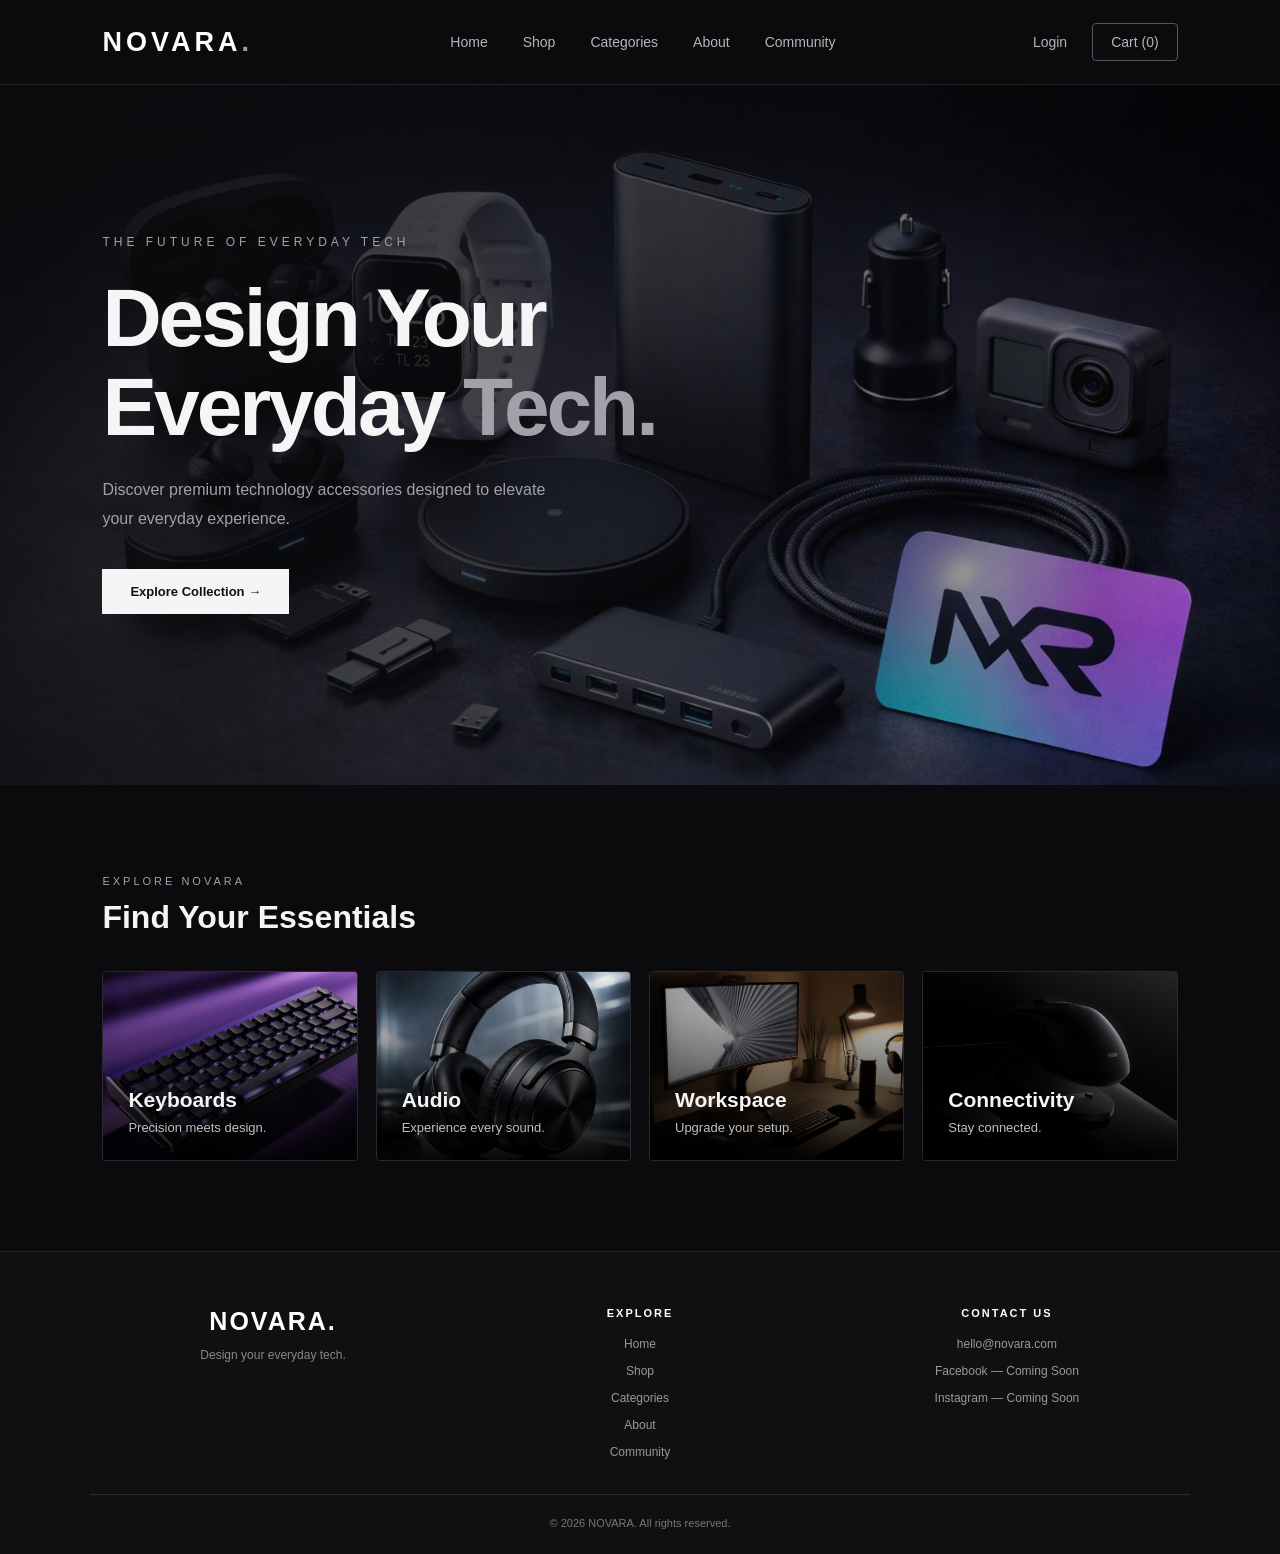
<file: index.html>
<!DOCTYPE html>
<html lang="en">

<head>
    <meta charset="UTF-8">
    <meta name="viewport" content="width=device-width, initial-scale=1.0">

    
  <title>NOVARA | Design Your Everyday Tech</title> <!-- SAMPLE TITLE ONLY PAPALITAN PA YAN -->

  <link rel="stylesheet" href="css/style.css">
</head>
<body>

    <!-- NAVIGATION BAR - Mga nasa taas na pwede pindutin  -->
    <header>
    
<nav class="navbar">

    <a href="index.html" class="logo">
        NOVARA<span>.</span>
    </a>

    <ul class="nav-links">
        <li><a href="index.html">Home</a></li>
        <li><a href="shop.html">Shop</a></li>
        <li><a href="categories.html">Categories</a></li>
        <li><a href="about.html">About</a></li>
        <li><a href="community.html">Community</a></li>
    </ul>

    <div class="nav-actions">
        <a href="login.html">Login</a>
        <a href="cart.html" class="cart">Cart (0)</a>
    </div>

</nav>

    </header>

    <!-- HERO SECTION -basta lalagyan dito ng picture -->
    <main>
        <section class="hero">

            <p class="hero-label">THE FUTURE OF EVERYDAY TECH</p>

            <h1>
                Design Your<br>
                Everyday <span>Tech.</span>
            </h1>

            <p class="hero-description">
                Discover premium technology accessories
                designed to elevate your everyday experience.
            </p>

            <a href="shop.html" class="shop-button">Explore Collection →</a>

        </section>

        <!-- FEATURED CATEGORIES -->
        <section class="categories">

            <div class="section-heading">
                <p>EXPLORE NOVARA</p>
                <h2>Find Your Essentials</h2>
            </div>

            <div class="category-grid">

                <div class="category-card">
                    <img src="images/keyboard.png" alt="Premium keyboard">
                    <div class="card-content">
                    <h3>Keyboards</h3>
                    <p>Precision meets design.</p>
                </div>
                </div>

                <div class="category-card">
                    <img src="images/Audio.png" alt="Premium headphones">
                    <div class="card-content">
                    <h3>Audio</h3>
                    <p>Experience every sound.</p>
                    </div>
                </div>

                <div class="category-card">
                    <img src="images/Workspace.png" alt="Premium workspace">
                    <div class="card-content">
                    <h3>Workspace</h3>
                    <p>Upgrade your setup.</p>
                    </div>
                </div>

                <div class="category-card">
                    <img src="images/Connectivity.png" alt="Tech accessories">
                    <div class="card-content">
                    <h3>Connectivity</h3>
                    <p>Stay connected.</p>
                    </div>
                </div>

            </div>
        </section>
    </main>

    <!-- FOOTER -->
    
    <footer class="site-footer">

        <div class="footer-brand">
            <a href="index.html" class="footer-logo">NOVARA.</a>
            <p>Design your everyday tech.</p>
        </div>
    
        <div class="footer-column">
            <h3>EXPLORE</h3>
            <a href="index.html">Home</a>
            <a href="shop.html">Shop</a>
            <a href="categories.html">Categories</a>
            <a href="about.html">About</a>
            <a href="community.html">Community</a>
        </div>
    
        <div class="footer-column">
            <h3>CONTACT US</h3>
            <a href="mailto:hello@novara.com">hello@novara.com</a>
            <a href="#">Facebook — Coming Soon</a>
            <a href="#">Instagram — Coming Soon</a>
        </div>
    
        <div class="footer-bottom">
            © 2026 NOVARA. All rights reserved.
        </div>
    
    </footer>

   

</body>
</html>
</file>
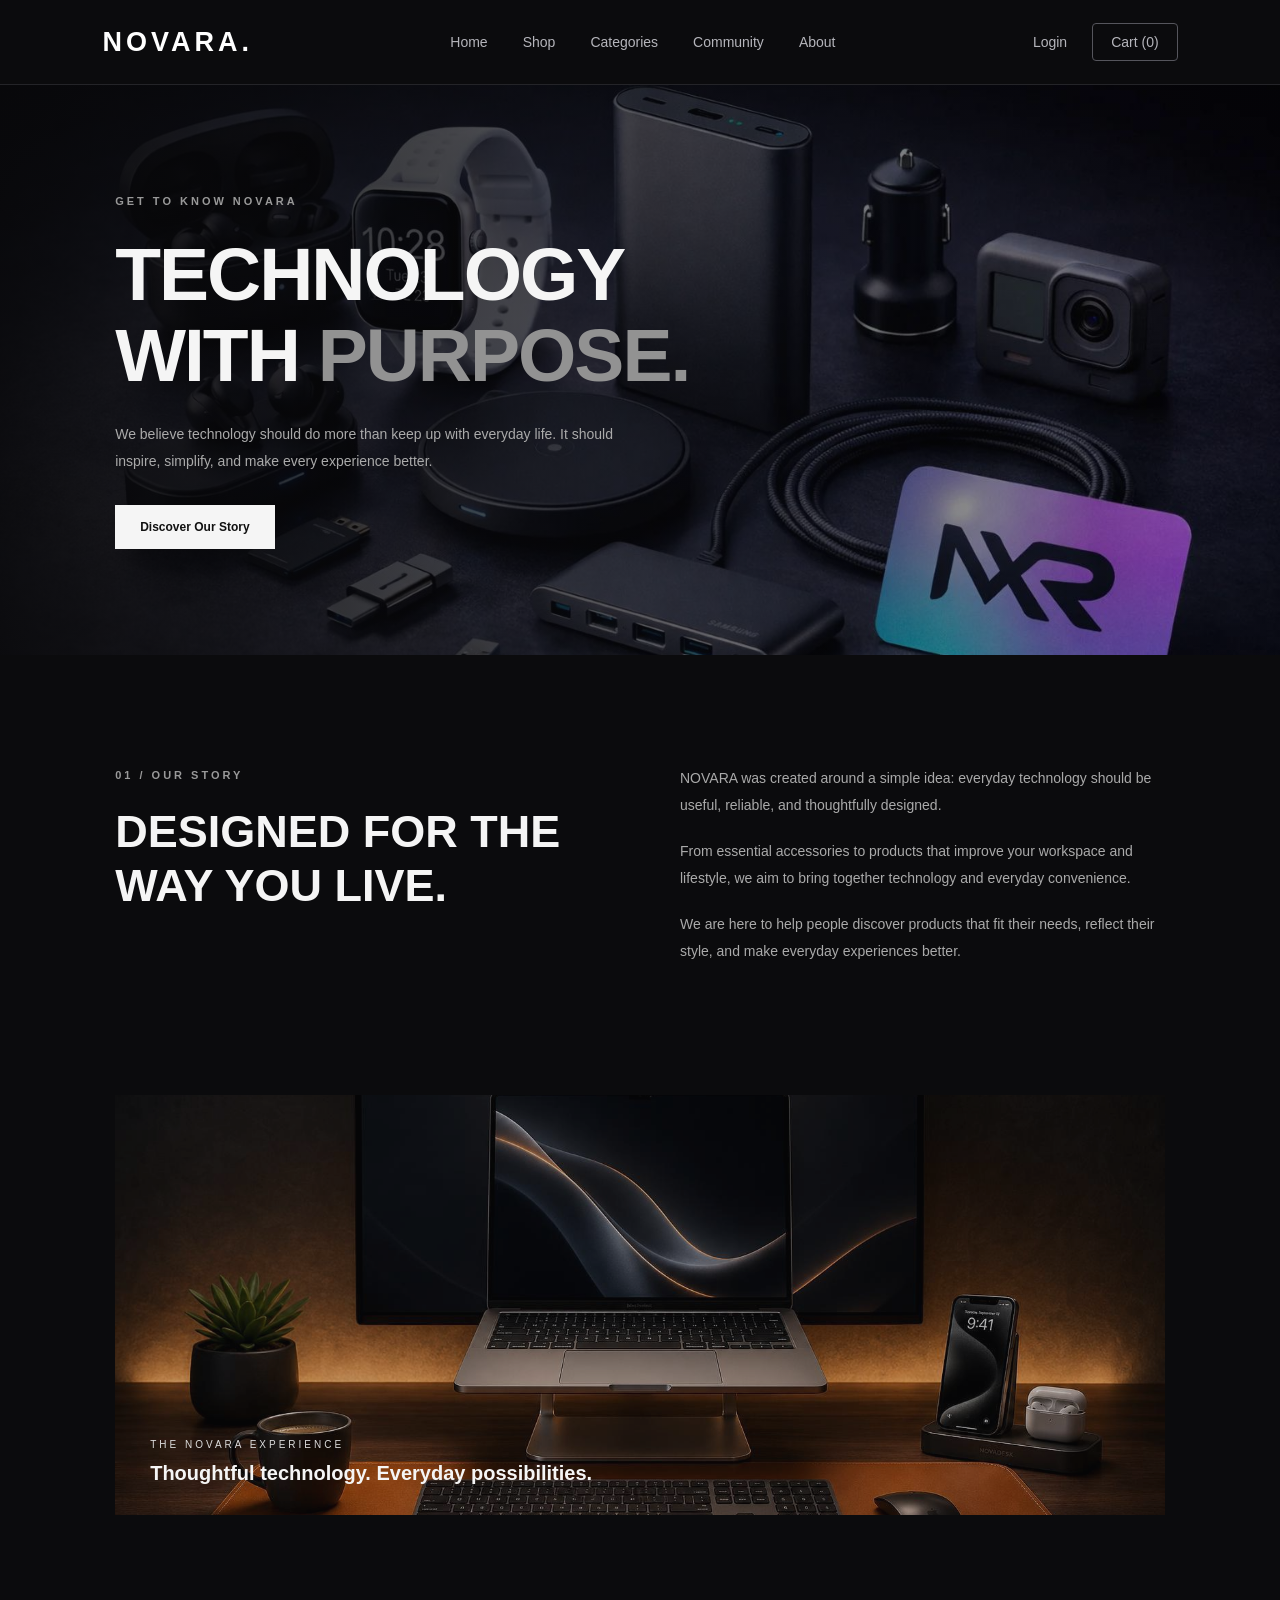
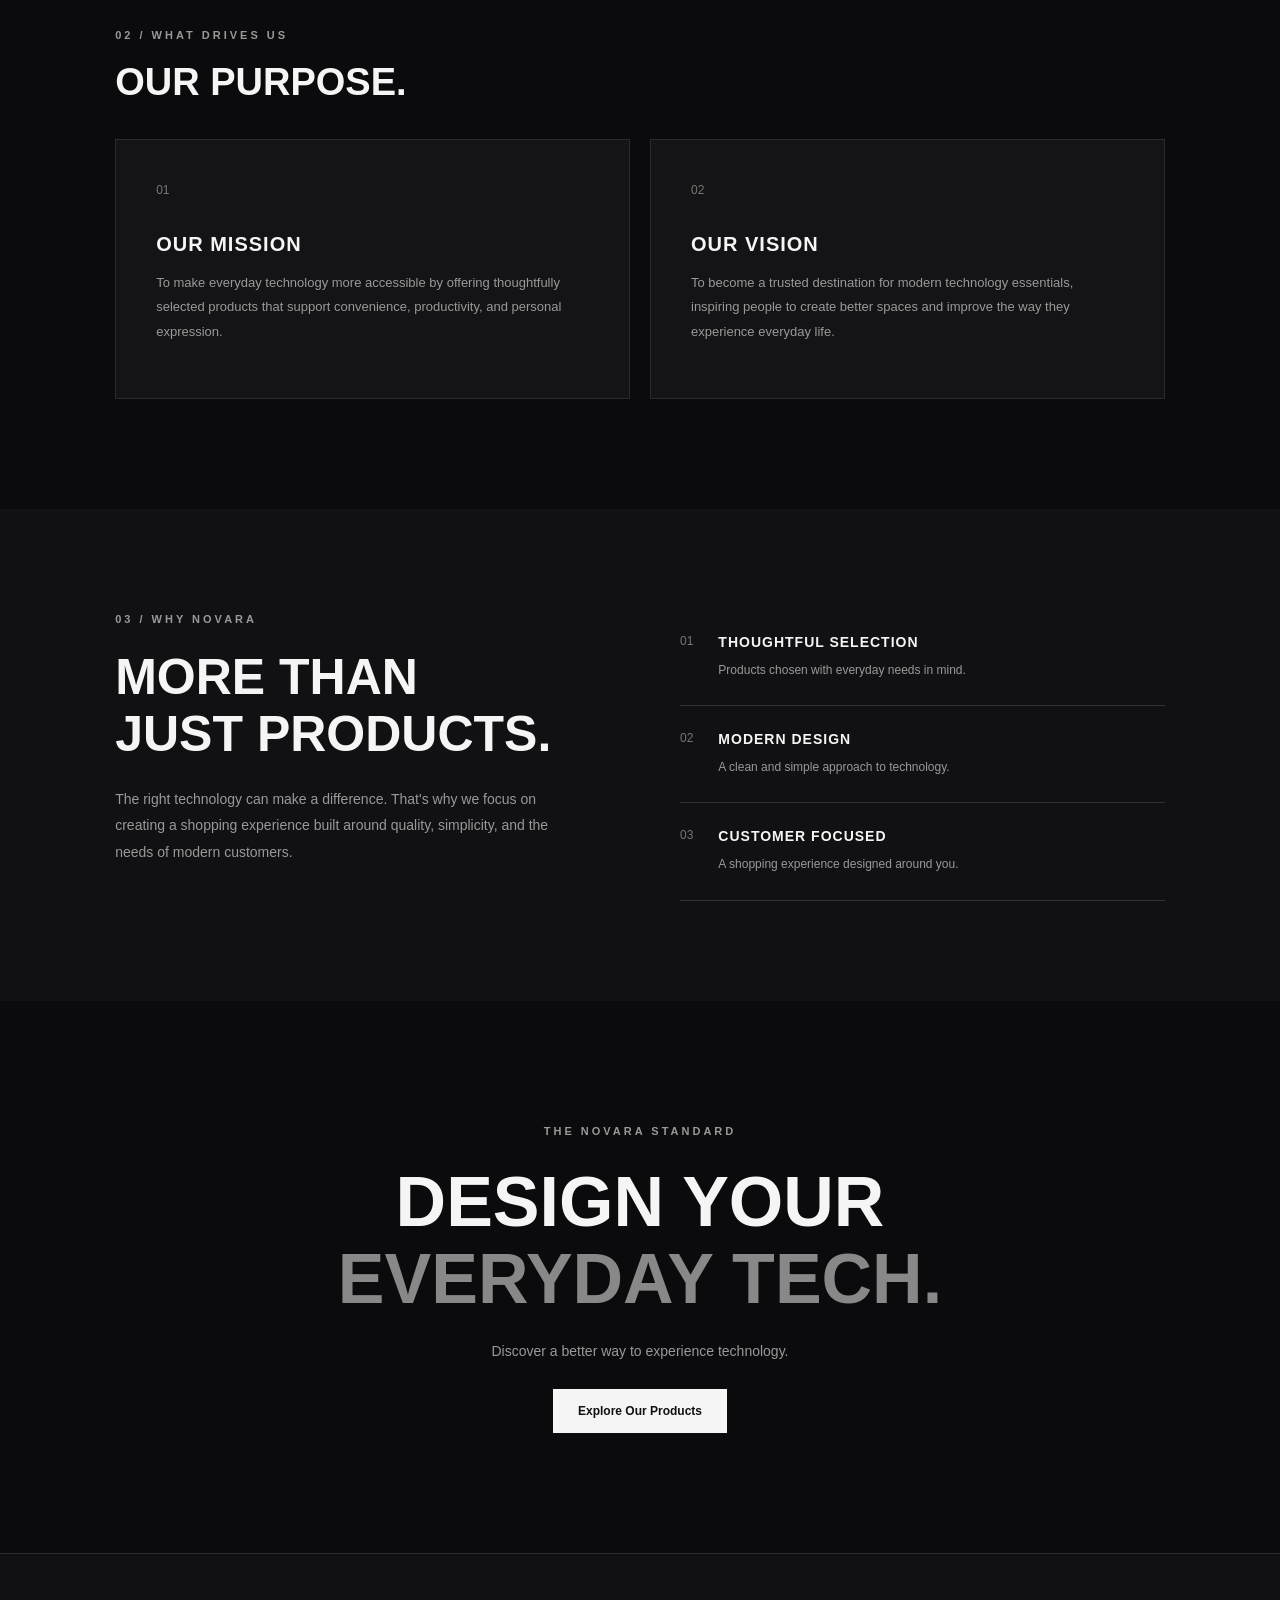
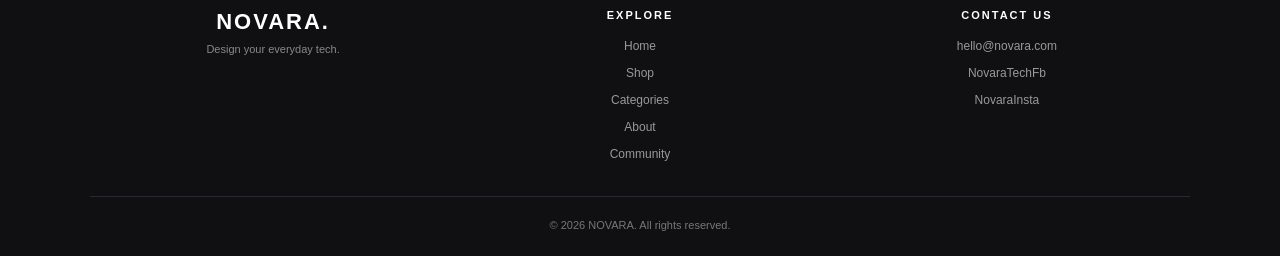
<file: about.html>
<!DOCTYPE html>
<html lang="en">
<head>
    <meta charset="UTF-8">
    <meta name="viewport" content="width=device-width, initial-scale=1.0">

    <title>About Us | NOVARA</title>

    <link rel="stylesheet" href="css/style.css">
    <link rel="stylesheet" href="css/about.css">
</head>

<body>

    <!-- NAVIGATION -->
    <header class="navbar">

        <a href="index.html" class="logo">NOVARA.</a>

        <nav class="nav-links">
            <a href="index.html">Home</a>
            <a href="shop.html">Shop</a>
            <a href="categories.html">Categories</a>
            <a href="community.html">Community</a>
            <a href="about.html" class="active">About</a>
        </nav>

        <div class="nav-actions">
            <a href="login.html" class="nav-button">Login</a>
            <a href="cart.html" class="cart">Cart (0)</a>
        </div>

    </header>


    <main>

        <!-- ABOUT HERO -->
        <section class="about-hero">

            <div class="about-hero-content">

                <span class="section-label">GET TO KNOW NOVARA</span>

                <h1>
                    TECHNOLOGY<br>
                    WITH <span>PURPOSE.</span>
                </h1>

                <p>
                    We believe technology should do more than keep up
                    with everyday life. It should inspire, simplify,
                    and make every experience better.
                </p>

                <a href="#our-story" class="about-button">
                    Discover Our Story
                </a>

            </div>

        </section>


        <!-- BRAND INTRODUCTION -->
        <section class="brand-intro" id="our-story">

            <div class="brand-intro-heading">
                <span class="section-label">01 / OUR STORY</span>
                <h2>DESIGNED FOR THE<br>WAY YOU LIVE.</h2>
            </div>

            <div class="brand-intro-text">

                <p>
                    NOVARA was created around a simple idea:
                    everyday technology should be useful, reliable,
                    and thoughtfully designed.
                </p>

                <p>
                    From essential accessories to products that
                    improve your workspace and lifestyle, we aim
                    to bring together technology and everyday convenience.
                </p>

                <p>
                    We are here to help people discover products
                    that fit their needs, reflect their style,
                    and make everyday experiences better.
                </p>

            </div>

        </section>


        <!-- BRAND IMAGE -->
        <section class="about-image-section">

            <img src="images/about-workspace.png"
                 alt="Modern technology workspace">

            <div class="image-caption">
                <span>THE NOVARA EXPERIENCE</span>
                <p>Thoughtful technology. Everyday possibilities.</p>
            </div>

        </section>


        <!-- MISSION AND VISION -->
        <section class="purpose-section">

            <div class="purpose-heading">
                <span class="section-label">02 / WHAT DRIVES US</span>
                <h2>OUR PURPOSE.</h2>
            </div>

            <div class="purpose-grid">

                <article class="purpose-card">
                    <span class="purpose-number">01</span>

                    <h3>OUR MISSION</h3>

                    <p>
                        To make everyday technology more accessible
                        by offering thoughtfully selected products
                        that support convenience, productivity,
                        and personal expression.
                    </p>
                </article>


                <article class="purpose-card">
                    <span class="purpose-number">02</span>

                    <h3>OUR VISION</h3>

                    <p>
                        To become a trusted destination for modern
                        technology essentials, inspiring people to
                        create better spaces and improve the way
                        they experience everyday life.
                    </p>
                </article>

            </div>

        </section>


        <!-- WHY NOVARA -->
        <section class="why-section">

            <div class="why-content">

                <span class="section-label">03 / WHY NOVARA</span>

                <h2>MORE THAN<br>JUST PRODUCTS.</h2>

                <p>
                    The right technology can make a difference.
                    That's why we focus on creating a shopping
                    experience built around quality, simplicity,
                    and the needs of modern customers.
                </p>

            </div>


            <div class="why-list">

                <div class="why-item">
                    <span>01</span>
                    <div>
                        <h3>THOUGHTFUL SELECTION</h3>
                        <p>Products chosen with everyday needs in mind.</p>
                    </div>
                </div>

                <div class="why-item">
                    <span>02</span>
                    <div>
                        <h3>MODERN DESIGN</h3>
                        <p>A clean and simple approach to technology.</p>
                    </div>
                </div>

                <div class="why-item">
                    <span>03</span>
                    <div>
                        <h3>CUSTOMER FOCUSED</h3>
                        <p>A shopping experience designed around you.</p>
                    </div>
                </div>

            </div>

        </section>


        <!-- BRAND STATEMENT -->
        <section class="about-statement">

            <span class="section-label">THE NOVARA STANDARD</span>

            <h2>
                DESIGN YOUR<br>
                <span>EVERYDAY TECH.</span>
            </h2>

            <p>
                Discover a better way to experience technology.
            </p>

            <a href="shop.html" class="about-button">
                Explore Our Products
            </a>

        </section>

    </main>


    <!-- FOOTER -->
    
<footer class="site-footer">

    <div class="footer-brand">
        <a href="index.html" class="footer-logo">NOVARA.</a>
        <p>Design your everyday tech.</p>
    </div>

    <div class="footer-column">
        <h3>EXPLORE</h3>
        <a href="index.html">Home</a>
        <a href="shop.html">Shop</a>
        <a href="categories.html">Categories</a>
        <a href="about.html">About</a>
        <a href="community.html">Community</a>
    </div>

    <div class="footer-column">
        <h3>CONTACT US</h3>
        <a href="mailto:hello@novara.com">
            hello@novara.com
        </a>

        <a href="https://facebook.com/NOVARATECH"
           target="_blank">
            NovaraTechFb
        </a>

        <a href="https://instagram.com/NOVARA"
           target="_blank">
            NovaraInsta
        </a>
    </div>

    <div class="footer-bottom">
        © 2026 NOVARA. All rights reserved.
    </div>

</footer>


</body>
</html>
</file>
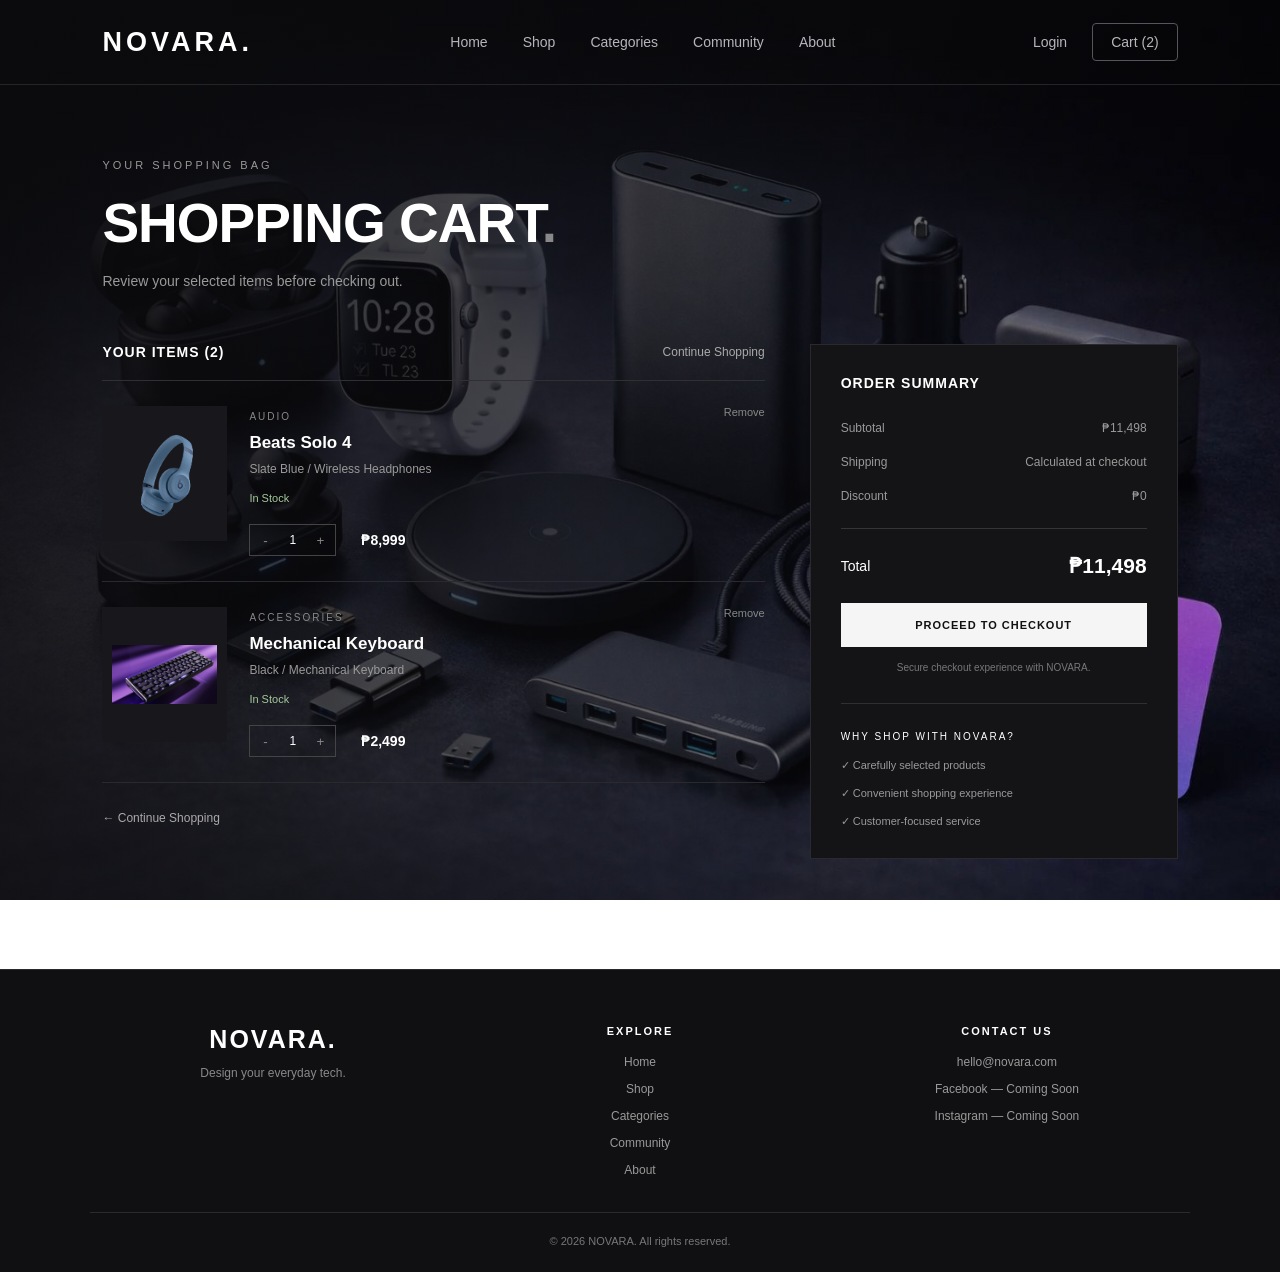
<file: cart.html>
<!DOCTYPE html>
<html lang="en">
<head>
    <meta charset="UTF-8">
    <meta name="viewport" content="width=device-width, initial-scale=1.0">

    <title>Shopping Cart | NOVARA</title>

    <link rel="stylesheet" href="css/style.css">
    <link rel="stylesheet" href="css/cart.css">
</head>

<body>

    <!-- NAVIGATION -->
    <header class="navbar">

        <a href="index.html" class="logo">NOVARA.</a>

        <nav class="nav-links">
            <a href="index.html">Home</a>
            <a href="shop.html">Shop</a>
            <a href="categories.html">Categories</a>
            <a href="community.html">Community</a>
            <a href="about.html">About</a>
        </nav>

        <div class="nav-actions">
            <a href="login.html" class="nav-button">Login</a>
            <a href="cart.html" class="cart">Cart (2)</a>
        </div>

    </header>


    <main class="cart-page">

        <!-- CART HEADING -->
        <section class="cart-heading">
            <span class="section-label">YOUR SHOPPING BAG</span>
            <h1>SHOPPING CART<span>.</span></h1>
            <p>Review your selected items before checking out.</p>
        </section>


        <!-- CART CONTENT -->
        <section class="cart-layout">

            <!-- CART ITEMS -->
            <div class="cart-items">

                <div class="cart-items-heading">
                    <h2>YOUR ITEMS (2)</h2>
                    <a href="shop.html">Continue Shopping</a>
                </div>


                <!-- PRODUCT 1 -->
                <article class="cart-product">

                    <div class="cart-product-image">
                        <img src="images/beast solo 4 wireless headphones.png"
                             alt="Beats Solo 4 Slate Blue">
                    </div>

                    <div class="cart-product-details">

                        <span class="product-category">AUDIO</span>

                        <h3>Beats Solo 4</h3>

                        <p>Slate Blue / Wireless Headphones</p>

                        <span class="product-stock">In Stock</span>

                        <div class="cart-product-bottom">

                            <div class="quantity-control">
                                <button type="button" disabled>-</button>
                                <span>1</span>
                                <button type="button" disabled>+</button>
                            </div>

                            <span class="cart-price">₱8,999</span>

                        </div>

                    </div>

                    <a href="#" class="remove-item">Remove</a>

                </article>


                <!-- PRODUCT 2 -->
                <article class="cart-product">

                    <div class="cart-product-image">
                        <img src="images/keyboard.png"
                             alt="Mechanical Keyboard">
                    </div>

                    <div class="cart-product-details">

                        <span class="product-category">ACCESSORIES</span>

                        <h3>Mechanical Keyboard</h3>

                        <p>Black / Mechanical Keyboard</p>

                        <span class="product-stock">In Stock</span>

                        <div class="cart-product-bottom">

                            <div class="quantity-control">
                                <button type="button" disabled>-</button>
                                <span>1</span>
                                <button type="button" disabled>+</button>
                            </div>

                            <span class="cart-price">₱2,499</span>

                        </div>

                    </div>

                    <a href="#" class="remove-item">Remove</a>

                </article>


                <!-- CONTINUE SHOPPING -->
                <div class="continue-shopping">
                    <a href="shop.html">← Continue Shopping</a>
                </div>

            </div>


            <!-- ORDER SUMMARY -->
            <aside class="order-summary">

                <h2>ORDER SUMMARY</h2>

                <div class="summary-line">
                    <span>Subtotal</span>
                    <span>₱11,498</span>
                </div>

                <div class="summary-line">
                    <span>Shipping</span>
                    <span>Calculated at checkout</span>
                </div>

                <div class="summary-line">
                    <span>Discount</span>
                    <span>₱0</span>
                </div>

                <div class="summary-divider"></div>

                <div class="summary-total">
                    <span>Total</span>
                    <strong>₱11,498</strong>
                </div>

                <a href="login.html" class="checkout-button">
                    PROCEED TO CHECKOUT
                </a>

                <p class="checkout-note">
                    Secure checkout experience with NOVARA.
                </p>

                <div class="payment-info">
                    <span>WHY SHOP WITH NOVARA?</span>
                    <p>✓ Carefully selected products</p>
                    <p>✓ Convenient shopping experience</p>
                    <p>✓ Customer-focused service</p>
                </div>

            </aside>

        </section>

    </main>


    <!-- FOOTER -->
    <footer class="site-footer">

        <div class="footer-brand">
            <a href="index.html" class="footer-logo">NOVARA.</a>
            <p>Design your everyday tech.</p>
        </div>

        <div class="footer-column">
            <h3>EXPLORE</h3>
            <a href="index.html">Home</a>
            <a href="shop.html">Shop</a>
            <a href="categories.html">Categories</a>
            <a href="community.html">Community</a>
            <a href="about.html">About</a>
        </div>

        <div class="footer-column">
            <h3>CONTACT US</h3>
            <a href="mailto:hello@novara.com">hello@novara.com</a>
            <a href="#">Facebook — Coming Soon</a>
            <a href="#">Instagram — Coming Soon</a>
        </div>

        <div class="footer-bottom">
            © 2026 NOVARA. All rights reserved.
        </div>

    </footer>

</body>
</html>
</file>
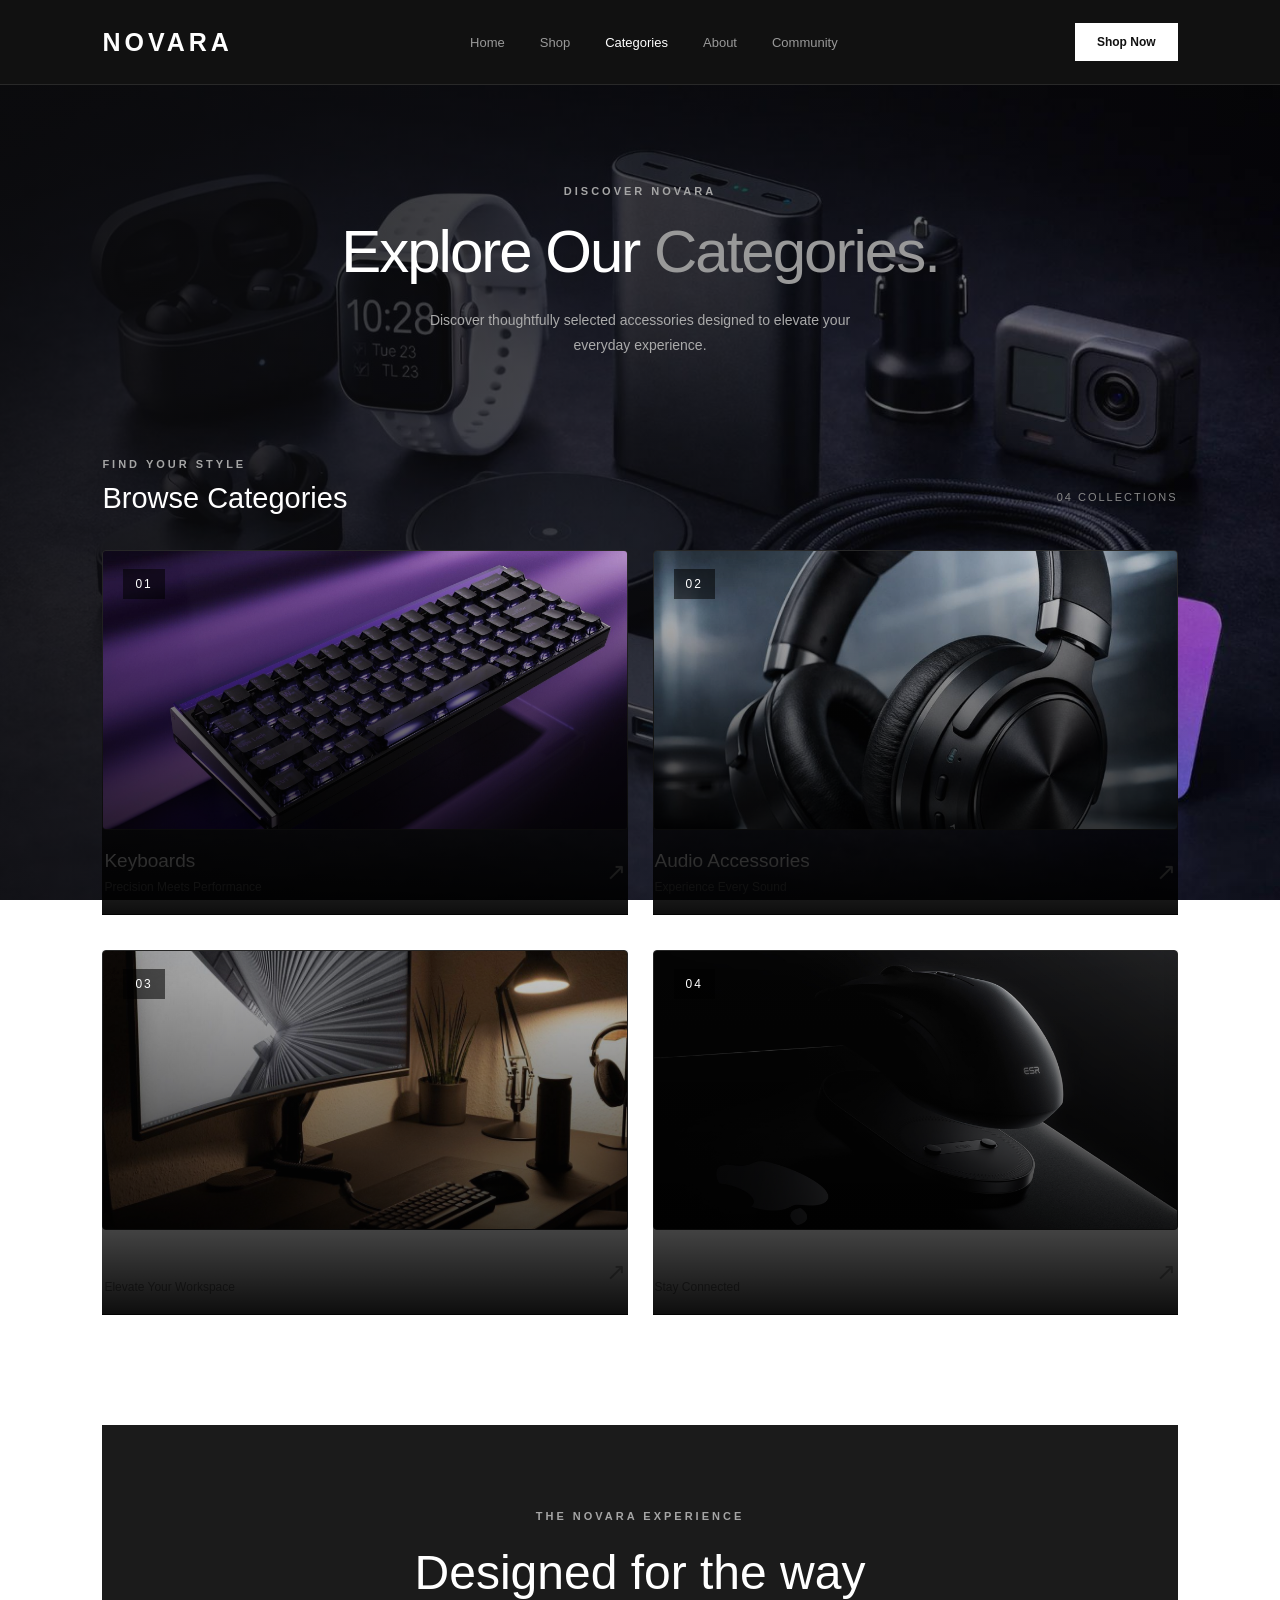
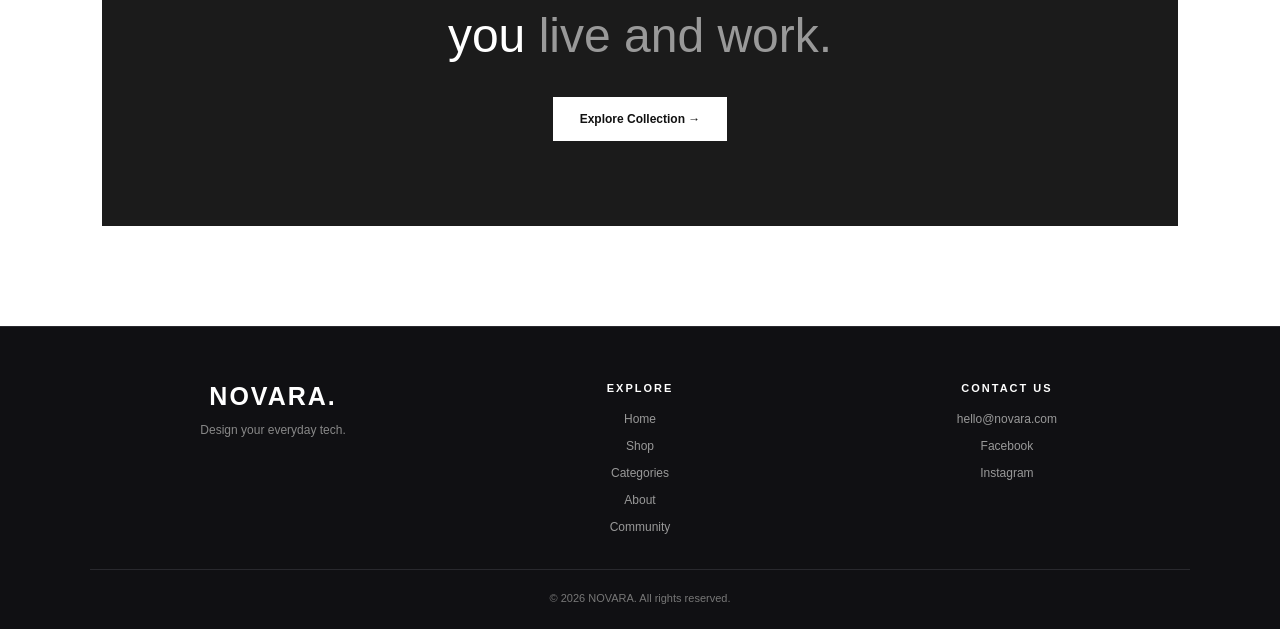
<file: categories.html>
<!DOCTYPE html>
<html lang="en">
<head>
    <meta charset="UTF-8">
    <meta name="viewport" content="width=device-width, initial-scale=1.0">
    <title>Categories | NOVARA</title>

    <link rel="stylesheet" href="css/style.css">
    <link rel="stylesheet" href="css/categories.css">
</head>
<body>

    <!-- NAVIGATION BAR -->
    <header class="navbar">
        <a href="index.html" class="logo">NOVARA</a>

        <nav>
            <a href="index.html">Home</a>
            <a href="shop.html">Shop</a>
            <a href="categories.html" class="active">Categories</a>
            <a href="about.html">About</a>
            <a href="community.html">Community</a>
        </nav>

        <a href="shop.html" class="nav-button">Shop Now</a>
    </header>


    <!-- CATEGORY HERO -->
    <section class="category-hero">
        <p class="eyebrow">DISCOVER NOVARA</p>

        <h1>Explore Our <span>Categories.</span></h1>

        <p class="hero-description">
            Discover thoughtfully selected accessories
            designed to elevate your everyday experience.
        </p>
    </section>


    <!-- CATEGORIES SECTION -->
    <section class="categories-section">

        <div class="section-heading">
            <div>
                <p class="eyebrow">FIND YOUR STYLE</p>
                <h2>Browse Categories</h2>
            </div>

            <p class="category-count">04 COLLECTIONS</p>
        </div>


        <div class="category-grid">

            <!-- CATEGORY 01 -->
            <a href="shop.html?category=keyboards" class="category-card">
                <div class="category-image">
                    <img src="images/keyboard.png" alt="Mechanical Keyboards">

                    <span class="category-number">01</span>
                </div>

                <div class="category-info">
                    <div>
                        <h3>Keyboards</h3>
                        <p>Precision Meets Performance</p>
                    </div>

                    <span class="category-arrow">↗</span>
                </div>
            </a>


            <!-- CATEGORY 02 -->
            <a href="shop.html?category=audio" class="category-card">
                <div class="category-image">
                    <img src="images/Audio.png" alt="Audio Accessories">

                    <span class="category-number">02</span>
                </div>

                <div class="category-info">
                    <div>
                        <h3>Audio Accessories</h3>
                        <p>Experience Every Sound</p>
                    </div>

                    <span class="category-arrow">↗</span>
                </div>
            </a>


            <!-- CATEGORY 03 -->
            <a href="shop.html?category=workspace" class="category-card">
                <div class="category-image">
                    <img src="images/Workspace.png" alt="Workspace Essentials">

                    <span class="category-number">03</span>
                </div>

                <div class="category-info">
                    <div>
                        <h3>Workspace Essentials</h3>
                        <p>Elevate Your Workspace</p>
                    </div>

                    <span class="category-arrow">↗</span>
                </div>
            </a>


            <!-- CATEGORY 04 -->
            <a href="shop.html?category=chargers" class="category-card">
                <div class="category-image">
                    <img src="images/Connectivity.png" alt="Chargers and Connectivity">

                    <span class="category-number">04</span>
                </div>

                <div class="category-info">
                    <div>
                        <h3>Chargers & Connectivity</h3>
                        <p>Stay Connected</p>
                    </div>

                    <span class="category-arrow">↗</span>
                </div>
            </a>

        </div>
    </section>


    <!-- BOTTOM BANNER -->
    <section class="category-banner">
        <p class="eyebrow">THE NOVARA EXPERIENCE</p>

        <h2>Designed for the way<br>you <span>live and work.</span></h2>

        <a href="shop.html" class="banner-button">
            Explore Collection →
        </a>
    </section>


    <!-- FOOTER -->
   
<footer class="site-footer">

    <div class="footer-brand">
        <a href="index.html" class="footer-logo">NOVARA.</a>
        <p>Design your everyday tech.</p>
    </div>

    <div class="footer-column">
        <h3>EXPLORE</h3>
        <a href="index.html">Home</a>
        <a href="shop.html">Shop</a>
        <a href="categories.html">Categories</a>
        <a href="about.html">About</a>
        <a href="community.html">Community</a>
    </div>

    <div class="footer-column">
        <h3>CONTACT US</h3>
        <a href="mailto:hello@novara.com">
            hello@novara.com
        </a>

        <a href="https://facebook.com/YOURPAGE"
           target="_blank">
            Facebook
        </a>

        <a href="https://instagram.com/YOURUSERNAME"
           target="_blank">
            Instagram
        </a>
    </div>

    <div class="footer-bottom">
        © 2026 NOVARA. All rights reserved.
    </div>

</footer>


</body>
</html>
</file>
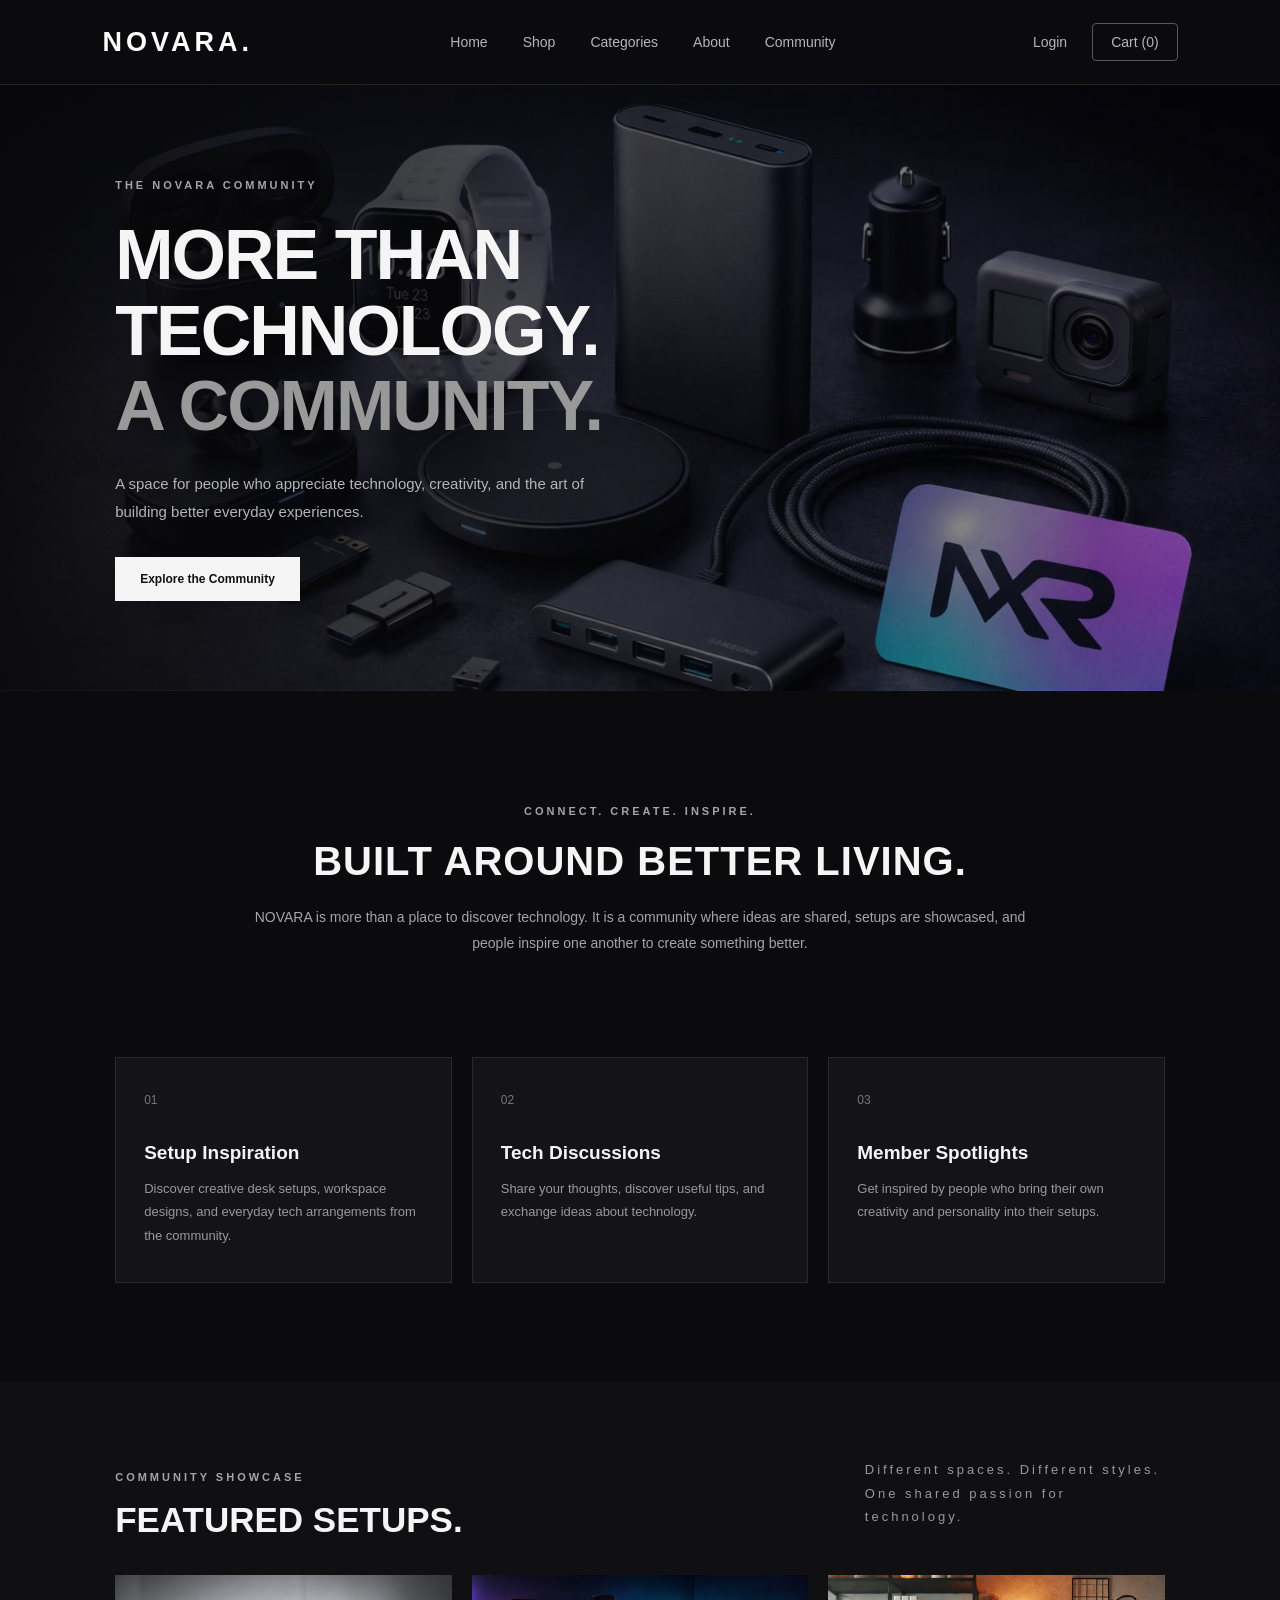
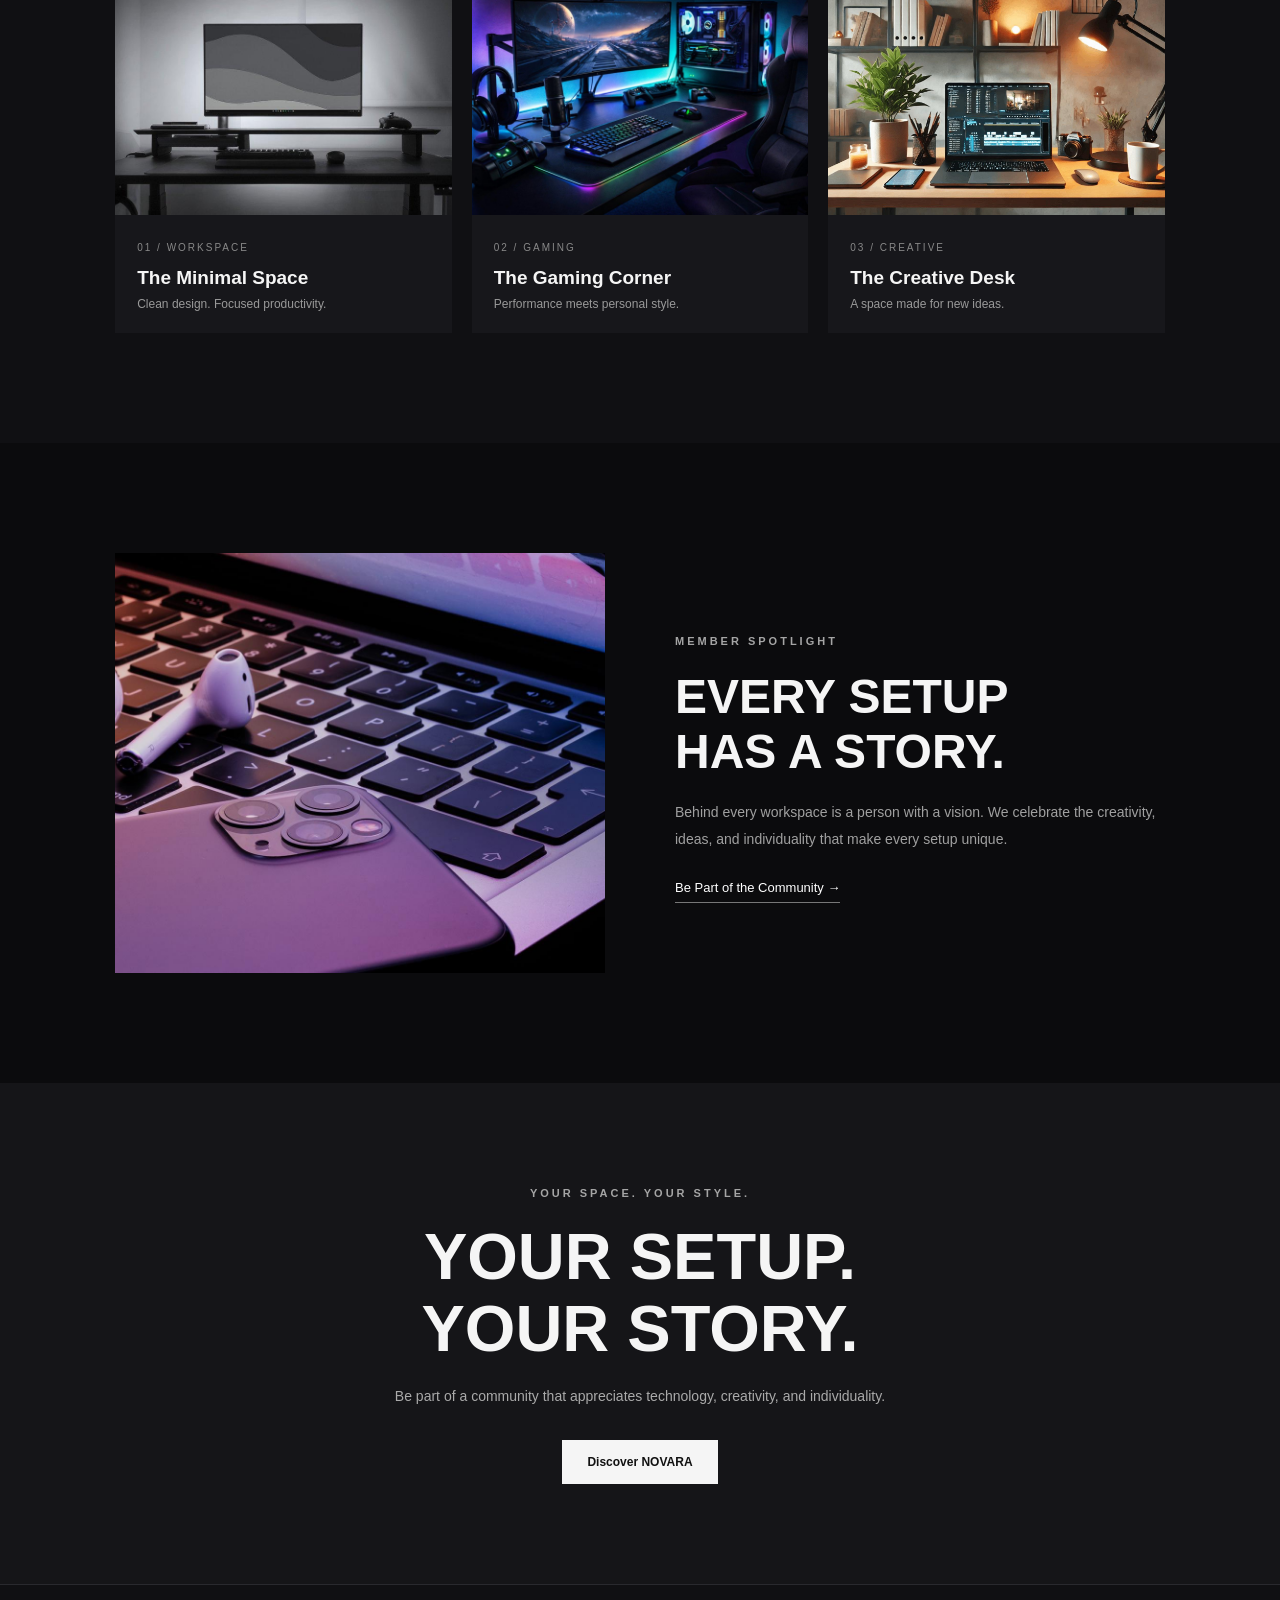
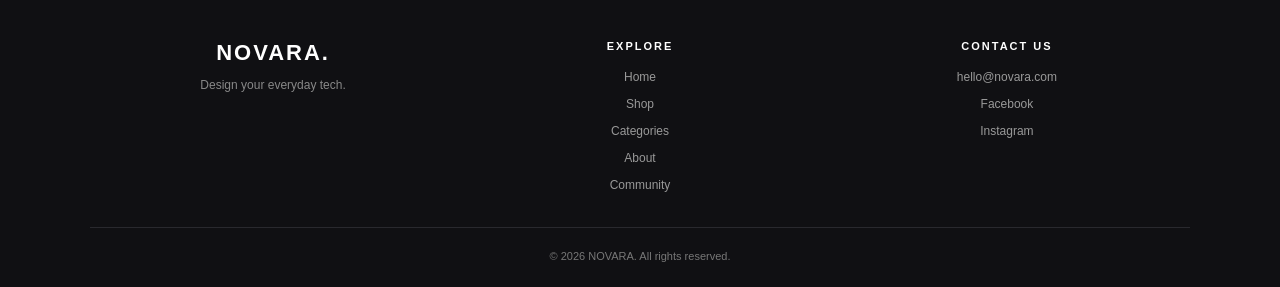
<file: community.html>
<!DOCTYPE html>
<html lang="en">
<head>
    <meta charset="UTF-8">
    <meta name="viewport" content="width=device-width, initial-scale=1.0">
    <title>Community | NOVARA</title>

    <link rel="stylesheet" href="css/style.css">
    <link rel="stylesheet" href="css/community.css">
</head>
<body>

    <!-- NAVIGATION -->
    <header class="navbar">
        <a href="index.html" class="logo">NOVARA.</a>

        <nav class="nav-links">
            <a href="index.html">Home</a>
            <a href="shop.html">Shop</a>
            <a href="categories.html">Categories</a>
            <a href="about.html">About</a>
            <a href="community.html" class="active">Community</a>
        </nav>

        <div class="nav-actions">
            <a href="login.html" class="nav-button">Login</a>
            <a href="cart.html" class="cart">Cart (0)</a>
        </div>
    </header>


    <!-- COMMUNITY HERO -->
    <main>

        <section class="community-hero">
            <div class="community-hero-content">
                <span class="eyebrow">THE NOVARA COMMUNITY</span>

                <h1>
                    MORE THAN TECHNOLOGY.<br>
                    <span>A COMMUNITY.</span>
                </h1>

                <p>
                    A space for people who appreciate technology,
                    creativity, and the art of building better everyday experiences.
                </p>

                <a href="#community-highlights" class="community-button">
                    Explore the Community
                </a>
            </div>
        </section>


        <!-- COMMUNITY INTRODUCTION -->
        <section class="community-intro" id="community-highlights">
            <span class="section-label">CONNECT. CREATE. INSPIRE.</span>

            <h2>BUILT AROUND BETTER LIVING.</h2>

            <p>
                NOVARA is more than a place to discover technology.
                It is a community where ideas are shared, setups are showcased,
                and people inspire one another to create something better.
            </p>
        </section>


        <!-- COMMUNITY HIGHLIGHTS -->
        <section class="community-highlights">

            <div class="highlight-card">
                <div class="highlight-number">01</div>
                <h3>Setup Inspiration</h3>
                <p>
                    Discover creative desk setups, workspace designs,
                    and everyday tech arrangements from the community.
                </p>
            </div>

            <div class="highlight-card">
                <div class="highlight-number">02</div>
                <h3>Tech Discussions</h3>
                <p>
                    Share your thoughts, discover useful tips,
                    and exchange ideas about technology.
                </p>
            </div>

            <div class="highlight-card">
                <div class="highlight-number">03</div>
                <h3>Member Spotlights</h3>
                <p>
                    Get inspired by people who bring their own
                    creativity and personality into their setups.
                </p>
            </div>

        </section>


        <!-- FEATURED SETUPS -->
        <section class="featured-section">

            <div class="section-heading">
                <div>
                    <span class="section-label">COMMUNITY SHOWCASE</span>
                    <h2>FEATURED SETUPS.</h2>
                </div>

                <p>
                    Different spaces. Different styles.
                    One shared passion for technology.
                </p>
            </div>

            <div class="setup-grid">

                <article class="setup-card">
                    <img src="images/setup-minimal.png"
                         alt="Minimalist desk setup">

                    <div class="setup-info">
                        <span>01 / WORKSPACE</span>
                        <h3>The Minimal Space</h3>
                        <p>Clean design. Focused productivity.</p>
                    </div>
                </article>

                <article class="setup-card">
                    <img src="images/setup-gaming.png"
                         alt="Gaming desk setup">

                    <div class="setup-info">
                        <span>02 / GAMING</span>
                        <h3>The Gaming Corner</h3>
                        <p>Performance meets personal style.</p>
                    </div>
                </article>

                <article class="setup-card">
                    <img src="images/setup-creative.png"
                         alt="Creative workspace setup">

                    <div class="setup-info">
                        <span>03 / CREATIVE</span>
                        <h3>The Creative Desk</h3>
                        <p>A space made for new ideas.</p>
                    </div>
                </article>

            </div>
        </section>


        <!-- MEMBER SPOTLIGHT -->
        <section class="spotlight-section">

            <div class="spotlight-image">
                <img src="images/community-member.png"
                     alt="NOVARA community member">
            </div>

            <div class="spotlight-content">
                <span class="section-label">MEMBER SPOTLIGHT</span>

                <h2>EVERY SETUP<br>HAS A STORY.</h2>

                <p>
                    Behind every workspace is a person with a vision.
                    We celebrate the creativity, ideas, and individuality
                    that make every setup unique.
                </p>

                <a href="#join-community" class="text-link">
                    Be Part of the Community →
                </a>
            </div>

        </section>


        <!-- JOIN COMMUNITY -->
        <section class="join-section" id="join-community">

            <span class="section-label">YOUR SPACE. YOUR STYLE.</span>

            <h2>
                YOUR SETUP.<br>
                YOUR STORY.
            </h2>

            <p>
                Be part of a community that appreciates technology,
                creativity, and individuality.
            </p>

            <a href="about.html" class="community-button">
                Discover NOVARA
            </a>

        </section>

    </main>


    <!-- FOOTER -->
    
<footer class="site-footer">

    <div class="footer-brand">
        <a href="index.html" class="footer-logo">NOVARA.</a>
        <p>Design your everyday tech.</p>
    </div>

    <div class="footer-column">
        <h3>EXPLORE</h3>
        <a href="index.html">Home</a>
        <a href="shop.html">Shop</a>
        <a href="categories.html">Categories</a>
        <a href="about.html">About</a>
        <a href="community.html">Community</a>
    </div>

    <div class="footer-column">
        <h3>CONTACT US</h3>
        <a href="mailto:hello@novara.com">
            hello@novara.com
        </a>

        <a href="https://facebook.com/YOURPAGE"
           target="_blank">
            Facebook
        </a>

        <a href="https://instagram.com/YOURUSERNAME"
           target="_blank">
            Instagram
        </a>
    </div>

    <div class="footer-bottom">
        © 2026 NOVARA. All rights reserved.
    </div>

</footer>


</body>
</html>
</file>
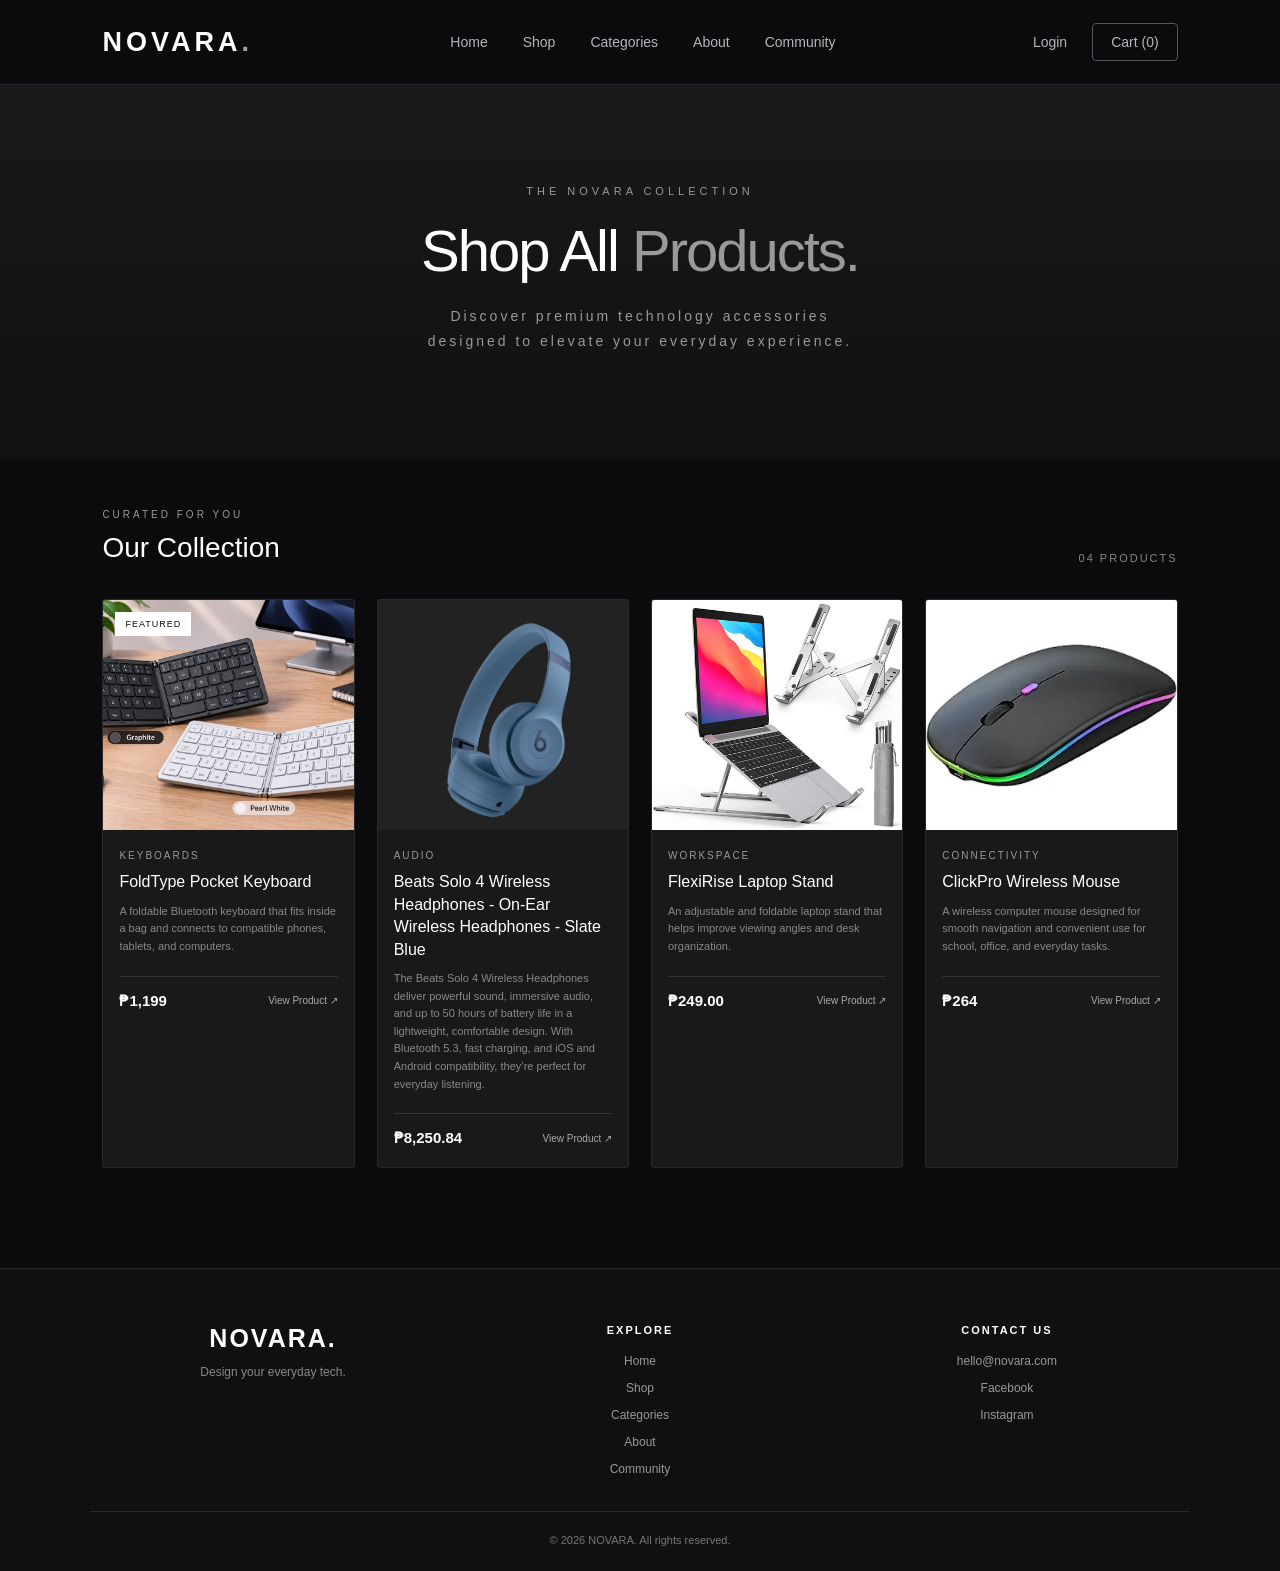
<file: shop.html>
<!DOCTYPE html>
<html lang="en">
<head>
    <meta charset="UTF-8">
    <meta name="viewport" content="width=device-width, initial-scale=1.0">
    <title>Shop | NOVARA</title>
    <link rel="stylesheet" href="css/shop.css">
    <link rel="stylesheet" href="css/style.css">
    
</head>
<body>

    <header>
    
        <nav class="navbar">
        
            <a href="index.html" class="logo">
                NOVARA<span>.</span>
            </a>
        
            <ul class="nav-links">
                <li><a href="index.html">Home</a></li>
                <li><a href="shop.html">Shop</a></li>
                <li><a href="categories.html">Categories</a></li>
                <li><a href="about.html">About</a></li>
                <li><a href="community.html">Community</a></li>
            </ul>
        
            <div class="nav-actions">
                <a href="login.html">Login</a>
                <a href="cart.html" class="cart">Cart (0)</a>
            </div>
        
        </nav>
        
            </header>

            <main class="shop-main">

                <!-- SHOP HERO -->
                <section class="shop-hero">
                    <div class="section-heading">
                        <p>THE NOVARA COLLECTION</p>
                        <h1>Shop All <span>Products.</span></h1>
                        <p class="hero-description">
                            Discover premium technology accessories
                            designed to elevate your everyday experience.
                        </p>
                    </div>
                </section>
            
            
                <!-- PRODUCT COLLECTION -->
                <section class="shop-section">
            
                    <div class="shop-heading">
                        <div>
                            <p>CURATED FOR YOU</p>
                            <h2>Our Collection</h2>
                        </div>
            
                        <span>04 PRODUCTS</span>
                    </div>
            
            
                    <div class="product-grid">
            
                        <!-- PRODUCT 1 -->
                        <div class="product-card">
                            <div class="product-image">
                                <img src="images/pocket-keyboard.png"
                                     alt="FoldType Pocket Keyboard">
                                <span class="product-tag">FEATURED</span>
                            </div>
            
                            <div class="product-info">
                                <p class="product-category">KEYBOARDS</p>
                                <h3>FoldType Pocket Keyboard</h3>
                                <p class="product-description">
                                    A foldable Bluetooth keyboard that fits inside a bag and connects to compatible phones, tablets, and computers.
                                </p>
                                <div class="product-bottom">
                                    <span class="price">₱1,199</span>
                                    <a href="product.html">View Product ↗</a>
                                </div>
                            </div>
                        </div>
            
            
                        <!-- PRODUCT 2 -->
                        <div class="product-card">
                            <div class="product-image">
                                <img src="images/beast solo 4 wireless headphones.png"
                                     alt="Wireless Headphones">
                            </div>
            
                            <div class="product-info">
                                <p class="product-category">AUDIO</p>
                                <h3>Beats Solo 4 Wireless Headphones - On-Ear Wireless Headphones - Slate Blue</h3>
                                <p class="product-description">
                                    The Beats Solo 4 Wireless Headphones deliver powerful sound, immersive audio, and up to 50 hours of battery life in a lightweight, comfortable design. With Bluetooth 5.3, fast charging, and iOS and Android compatibility, they’re perfect for everyday listening.
                                </p>
                                <div class="product-bottom">
                                    <span class="price">₱8,250.84</span>
                                    <a href="product-audio.html">View Product ↗</a>
                                </div>
                            </div>
                        </div>
            
            
                        <!-- PRODUCT 3 -->
                        <div class="product-card">
                            <div class="product-image">
                                <img src="images/laptop stand.png"
                                     alt="FlexiRise Laptop Stand">
                            </div>
            
                            <div class="product-info">
                                <p class="product-category">WORKSPACE</p>
                                <h3>FlexiRise Laptop Stand</h3>
                                <p class="product-description">
                                 An adjustable and foldable laptop stand that helps improve viewing angles and desk organization.
                                </p>
                                <div class="product-bottom">
                                    <span class="price">₱249.00</span>
                                    <a href="product.html">View Product ↗</a>
                                </div>
                            </div>
                        </div>
            
            
                        <!-- PRODUCT 4 -->
                        <div class="product-card">
                            <div class="product-image">
                                <img src="images/ClickPro Wireless Mouse.png"
                                     alt="ClickPro Wireless Mouse">
                            </div>
            
                            <div class="product-info">
                                <p class="product-category">CONNECTIVITY</p>
                                <h3>ClickPro Wireless Mouse</h3>
                                <p class="product-description">
                                    A wireless computer mouse designed for smooth navigation and convenient use for school, office, and everyday tasks.
                                </p>
                                <div class="product-bottom">
                                    <span class="price">₱264</span>
                                    <a href="product.html">View Product ↗</a>
                                </div>
                            </div>
                        </div>
            
                    </div>
            
                </section>
            
            </main>
            
    <footer>
        
<footer class="site-footer">

    <div class="footer-brand">
        <a href="index.html" class="footer-logo">NOVARA.</a>
        <p>Design your everyday tech.</p>
    </div>

    <div class="footer-column">
        <h3>EXPLORE</h3>
        <a href="index.html">Home</a>
        <a href="shop.html">Shop</a>
        <a href="categories.html">Categories</a>
        <a href="about.html">About</a>
        <a href="community.html">Community</a>
    </div>

    <div class="footer-column">
        <h3>CONTACT US</h3>
        <a href="mailto:hello@novara.com">
            hello@novara.com
        </a>

        <a href="https://facebook.com/YOURPAGE"
           target="_blank">
            Facebook
        </a>

        <a href="https://instagram.com/YOURUSERNAME"
           target="_blank">
            Instagram
        </a>
    </div>

    <div class="footer-bottom">
        © 2026 NOVARA. All rights reserved.
    </div>

</footer>


</body>
</html>
</file>
<file: css/style.css>
/* =====================================
   NOVARA - DARK PREMIUM DESIGN
===================================== */

/* GLOBAL RESET */
* {
    margin: 0;
    padding: 0;
    box-sizing: border-box;
}

body {
    font-family: Arial, Helvetica, sans-serif;
    background: #0b0b0d;
    color: #f5f5f5;
}

/* NAVIGATION */
.navbar {
    height: 85px;
    padding: 0 8%;
    display: flex;
    align-items: center;
    justify-content: space-between;
    border-bottom: 1px solid #242428;
}

.logo {
    color: #ffffff;
    font-size: 27px;
    font-weight: bold;
    letter-spacing: 4px;
    text-decoration: none;
}

.logo span {
    color: #a1a1aa;
}

.nav-links {
    display: flex;
    gap: 35px;
    list-style: none;
}

.nav-links a,
.nav-actions a {
    color: #b5b5bb;
    text-decoration: none;
    font-size: 14px;
    transition: 0.3s;
}

.nav-links a:hover,
.nav-actions a:hover {
    color: white;
}

.nav-actions {
    display: flex;
    align-items: center;
    gap: 25px;
}

.cart {
    border: 1px solid #55555c;
    padding: 10px 18px;
    border-radius: 4px;
}


/* HERO SECTION */
.hero {
    width: 100%;
    min-height: 700px;
    box-sizing: border-box;
    padding: 150px 8%;

    background:
        linear-gradient(
            110deg,
            rgba(11, 11, 13, 0.95) 0%,
            rgba(11, 11, 13, 0.65) 55%,
            rgba(11, 11, 13, 0.15) 100%
        ),
        url("../hero-photo/hero-photo2.png");

    background-size: cover;
    background-position: center center;
    background-repeat: no-repeat;
}



.hero-label {
    color: #a1a1aa;
    font-size: 12px;
    letter-spacing: 4px;
    margin-bottom: 25px;
}

.hero h1 {
    font-size: clamp(48px, 7vw, 82px);
    line-height: 1.08;
    letter-spacing: -3px;
    margin-bottom: 25px;
}

.hero h1 span {
    color: #a1a1aa;
}

.hero-description {
    max-width: 450px;
    color: #a1a1aa;
    font-size: 16px;
    line-height: 1.8;
    margin-bottom: 35px;
}

.shop-button {
    display: inline-block;
    background: #f5f5f5;
    color: #111111;
    padding: 15px 28px;
    text-decoration: none;
    font-size: 13px;
    font-weight: bold;
    transition: 0.3s;
}

.shop-button:hover {
    background: #bcbcc2;
    transform: translateY(-3px);
}

/* CATEGORIES */
.categories {
    padding: 90px 8%;
}

.section-heading {
    margin-bottom: 35px;
}

.section-heading p {
    color: #a1a1aa;
    font-size: 11px;
    letter-spacing: 3px;
    margin-bottom: 12px;
}

.section-heading h2 {
    font-size: 32px;
}


/* CATEGORY SECTION */

.category-grid {
    display: grid;
    grid-template-columns: repeat(4, 1fr);
    gap: 18px;
}


.category-card {
    height: 190px;
    position: relative;
    overflow: hidden;
    background: #17171b;
    border: 1px solid #29292f;
    border-radius: 4px;
    cursor: pointer;
    transition: 0.3s ease;
}



.category-card img {
    width: 100%;
    height: 100%;
    object-fit: cover;
    position: absolute;
    inset: 0;
    transition: transform 0.4s ease;
}

.card-content {
    position: absolute;
    bottom: 18px;
    left: 20px;
    z-index: 2;
}


.category-card::after {
    content: "";
    position: absolute;
    inset: 0;
    background: linear-gradient(
        to top,
        rgba(0, 0, 0, 0.95),
        rgba(0, 0, 0, 0.05)
    );
}

.card-content {
    position: absolute;
    bottom: 25px;
    left: 25px;
    z-index: 2;
}

.card-content h3 {
    font-size: 21px;
    margin-bottom: 8px;
}

.card-content p {
    color: #c0c0c0;
    font-size: 13px;
}

.category-card:hover img {
    transform: scale(1.08);
}

.category-card:hover {
    border-color: #a1a1aa;
    transform: translateY(-5px);
}

/* RESPONSIVE */
@media (max-width: 768px) {
    .category-grid {
        grid-template-columns: repeat(2, 1fr);
    }
}

@media (max-width: 480px) {
    .category-grid {
        grid-template-columns: 1fr;
    }
}


/* =================================
   NOVARA GLOBAL FOOTER
================================= */

.site-footer {
    display: grid;
    grid-template-columns: repeat(3, 1fr);
    align-items: start;

    width: 100%;
    padding: 55px 7% 25px;
    box-sizing: border-box;

    background: #101013;
    border-top: 1px solid #29292e;
    text-align: center;
}

.footer-brand,
.footer-column {
    display: flex;
    flex-direction: column;
    align-items: center;
}

.footer-logo {
    color: #fff;
    font-size: 25px;
    font-weight: bold;
    text-decoration: none;
    letter-spacing: 2px;
}

.footer-brand p {
    color: #888;
    font-size: 12px;
    margin-top: 12px;
}

.footer-column {
    gap: 13px;
}

.footer-column h3 {
    color: #fff;
    font-size: 11px;
    letter-spacing: 2px;
    margin-bottom: 5px;
}

.footer-column a {
    color: #999;
    font-size: 12px;
    text-decoration: none;
    transition: 0.3s;
}

.footer-column a:hover {
    color: #fff;
}

.footer-bottom {
    grid-column: 1 / -1;
    width: 100%;
    border-top: 1px solid #29292e;
    padding-top: 22px;
    margin-top: 35px;
    color: #777;
    font-size: 11px;
    text-align: center;
}

/* MOBILE RESPONSIVENESS */

@media (max-width: 650px) {
    .site-footer {
        grid-template-columns: 1fr 1fr;
        gap: 30px 15px;
        padding: 40px 5% 25px;
    }

    .footer-brand {
        grid-column: 1 / -1;
    }

    .footer-bottom {
        grid-column: 1 / -1;
    }
}
</file>
<file: css/about.css>
/* =====================================
   NOVARA ABOUT PAGE
===================================== */

html {
    scroll-behavior: smooth;
}

body {
    background: #0b0b0d;
    color: #f5f5f5;
}


/* ABOUT HERO */

.about-hero {
    min-height: 570px;
    display: flex;
    align-items: center;
    padding: 90px 9%;

    background:
        linear-gradient(
            90deg,
            rgba(8, 8, 10, 0.95),
            rgba(8, 8, 10, 0.65),
            rgba(8, 8, 10, 0.3)
        ),
        url("../hero-photo/hero-photo2.png");

    background-size: cover;
    background-position: center;
}

.about-hero-content {
    max-width: 700px;
}

.section-label {
    color: #999;
    font-size: 11px;
    font-weight: 600;
    letter-spacing: 3px;
}

.about-hero h1 {
    font-size: clamp(42px, 6vw, 75px);
    line-height: 1.08;
    letter-spacing: -2px;
    margin: 25px 0;
}

.about-hero h1 span {
    color: #929292;
}

.about-hero p {
    max-width: 500px;
    color: #aaa;
    font-size: 14px;
    line-height: 1.9;
    margin-bottom: 30px;
}

.about-button {
    display: inline-block;
    background: #f5f5f5;
    color: #111;
    padding: 15px 25px;
    text-decoration: none;
    font-size: 12px;
    font-weight: 700;
    transition: 0.3s;
}

.about-button:hover {
    background: #bcbcbc;
}


/* BRAND INTRODUCTION */

.brand-intro {
    display: grid;
    grid-template-columns: 1fr 1fr;
    gap: 80px;
    padding: 110px 9%;
}

.brand-intro-heading h2 {
    font-size: clamp(30px, 4vw, 45px);
    line-height: 1.2;
    margin-top: 22px;
}

.brand-intro-text p {
    color: #aaa;
    font-size: 14px;
    line-height: 1.9;
    margin-bottom: 20px;
}


/* BRAND IMAGE */

.about-image-section {
    position: relative;
    margin: 0 9%;
    height: 420px;
    overflow: hidden;
    background: #17171b;
}

.about-image-section img {
    display: block;
    width: 100%;
    height: 100%;
    object-fit: cover;
    opacity: 0.75;
}

.image-caption {
    position: absolute;
    left: 35px;
    bottom: 30px;
}

.image-caption span {
    font-size: 10px;
    letter-spacing: 3px;
    color: #ddd;
}

.image-caption p {
    font-size: 20px;
    font-weight: 600;
    margin-top: 10px;
}


/* MISSION AND VISION */

.purpose-section {
    padding: 110px 9%;
}

.purpose-heading {
    margin-bottom: 35px;
}

.purpose-heading h2 {
    font-size: 38px;
    margin-top: 18px;
}

.purpose-grid {
    display: grid;
    grid-template-columns: 1fr 1fr;
    gap: 20px;
}

.purpose-card {
    background: #141417;
    border: 1px solid #29292e;
    padding: 40px;
    min-height: 260px;
    transition: 0.3s;
}

.purpose-card:hover {
    border-color: #777;
    transform: translateY(-5px);
}

.purpose-number {
    font-size: 12px;
    color: #777;
}

.purpose-card h3 {
    font-size: 20px;
    margin: 35px 0 15px;
    letter-spacing: 1px;
}

.purpose-card p {
    color: #999;
    font-size: 13px;
    line-height: 1.9;
}


/* WHY NOVARA */

.why-section {
    display: grid;
    grid-template-columns: 1fr 1fr;
    gap: 80px;
    padding: 100px 9%;
    background: #111114;
}

.why-content h2 {
    font-size: clamp(35px, 4vw, 50px);
    line-height: 1.15;
    margin: 22px 0;
}

.why-content p {
    color: #999;
    font-size: 14px;
    line-height: 1.9;
    max-width: 450px;
}

.why-list {
    display: flex;
    flex-direction: column;
}

.why-item {
    display: flex;
    gap: 25px;
    padding: 25px 0;
    border-bottom: 1px solid #303034;
}

.why-item > span {
    color: #777;
    font-size: 12px;
}

.why-item h3 {
    font-size: 14px;
    margin-bottom: 10px;
    letter-spacing: 1px;
}

.why-item p {
    color: #999;
    font-size: 12px;
    line-height: 1.7;
}


/* BRAND STATEMENT */

.about-statement {
    text-align: center;
    padding: 120px 20px;
}

.about-statement h2 {
    font-size: clamp(40px, 6vw, 70px);
    line-height: 1.1;
    margin: 25px 0;
}

.about-statement h2 span {
    color: #888;
}

.about-statement p {
    color: #999;
    font-size: 14px;
    margin-bottom: 30px;
}


/* FOOTER */

.about-footer {
    display: flex;
    justify-content: space-between;
    align-items: center;
    gap: 30px;
    padding: 35px 9%;
    border-top: 1px solid #29292e;
}

.footer-logo {
    color: #fff;
    text-decoration: none;
    font-size: 22px;
    font-weight: bold;
    letter-spacing: 2px;
}

.footer-brand p,
.copyright {
    color: #888;
    font-size: 11px;
    margin-top: 8px;
}

.footer-links {
    display: flex;
    flex-wrap: wrap;
    gap: 20px;
}

.footer-links a {
    text-decoration: none;
    color: #999;
    font-size: 12px;
}

.footer-links a:hover {
    color: #fff;
}


/* RESPONSIVE */

@media (max-width: 800px) {

    .brand-intro,
    .why-section {
        grid-template-columns: 1fr;
        gap: 35px;
    }

    .about-footer {
        flex-wrap: wrap;
    }

}

@media (max-width: 600px) {

    .about-hero {
        min-height: 480px;
        padding: 70px 7%;
    }

    .brand-intro,
    .purpose-section,
    .why-section {
        padding: 75px 7%;
    }

    .purpose-grid {
        grid-template-columns: 1fr;
    }

    .about-image-section {
        margin: 0 7%;
        height: 280px;
    }

    .image-caption {
        left: 20px;
        bottom: 20px;
    }

    .about-footer {
        flex-direction: column;
        align-items: flex-start;
        padding: 35px 7%;
    }

}
</file>
<file: css/cart.css>
/* =====================================
   NOVARA SHOPPING CART
===================================== */
body {
    background:
        linear-gradient(
            110deg,
            rgba(11, 11, 13, 0.95) 0%,
            rgba(11, 11, 13, 0.65) 55%,
            rgba(11, 11, 13, 0.15) 100%
        ),
        url("../hero-photo/hero-photo2.png");

    background-size: cover;
    background-position: center;
    background-attachment: fixed;
    background-repeat: no-repeat;

    color: #ffffff;
    font-family: Arial, Helvetica, sans-serif;
}
.cart-page {
    width: 100%;
    padding: 70px 8% 110px;
    min-height: 650px;
}


/* CART HEADING */

.cart-heading {
    margin-bottom: 55px;
}

.section-label {
    color: #999;
    font-size: 11px;
    letter-spacing: 3px;
}

.cart-heading h1 {
    font-size: clamp(35px, 5vw, 55px);
    letter-spacing: -1px;
    margin: 18px 0;
}

.cart-heading h1 span {
    color: #888;
}

.cart-heading p {
    color: #999;
    font-size: 14px;
}


/* CART LAYOUT */

.cart-layout {
    display: grid;
    grid-template-columns: 1.8fr 1fr;
    gap: 45px;
    align-items: start;
}


/* CART ITEMS */

.cart-items-heading {
    display: flex;
    justify-content: space-between;
    align-items: center;
    padding-bottom: 20px;
    border-bottom: 1px solid #303034;
}

.cart-items-heading h2,
.order-summary h2 {
    font-size: 14px;
    letter-spacing: 1px;
}

.cart-items-heading a,
.continue-shopping a {
    color: #aaa;
    font-size: 12px;
    text-decoration: none;
}

.cart-items-heading a:hover,
.continue-shopping a:hover {
    color: white;
}


/* PRODUCT */

.cart-product {
    display: grid;
    grid-template-columns: 125px 1fr auto;
    gap: 22px;
    align-items: start;
    padding: 25px 0;
    border-bottom: 1px solid #29292e;
}

.cart-product-image {
    width: 125px;
    height: 135px;
    background: #18181c;
    overflow: hidden;
}

.cart-product-image img {
    width: 100%;
    height: 100%;
    object-fit: contain;
    padding: 10px;
}

.product-category {
    color: #888;
    font-size: 10px;
    letter-spacing: 2px;
}

.cart-product-details h3 {
    font-size: 17px;
    margin: 9px 0;
}

.cart-product-details > p {
    color: #999;
    font-size: 12px;
    margin-bottom: 12px;
}

.product-stock {
    color: #a5c99c;
    font-size: 11px;
}


/* QUANTITY AND PRICE */

.cart-product-bottom {
    display: flex;
    align-items: center;
    gap: 25px;
    margin-top: 18px;
}

.quantity-control {
    display: flex;
    align-items: center;
    border: 1px solid #444;
}

.quantity-control button {
    width: 30px;
    height: 30px;
    color: #888;
    background: transparent;
    border: none;
}

.quantity-control span {
    min-width: 25px;
    text-align: center;
    font-size: 12px;
}

.cart-price {
    font-size: 14px;
    font-weight: bold;
}

.remove-item {
    color: #888;
    font-size: 11px;
    text-decoration: none;
}

.remove-item:hover {
    color: #fff;
}


/* CONTINUE SHOPPING */

.continue-shopping {
    margin-top: 25px;
}


/* ORDER SUMMARY */

.order-summary {
    background: #141417;
    border: 1px solid #29292e;
    padding: 30px;
}

.order-summary h2 {
    margin-bottom: 30px;
}

.summary-line {
    display: flex;
    justify-content: space-between;
    gap: 15px;
    margin-bottom: 20px;
    color: #999;
    font-size: 12px;
}

.summary-line span:last-child {
    text-align: right;
}

.summary-divider {
    height: 1px;
    background: #353539;
    margin: 25px 0;
}

.summary-total {
    display: flex;
    justify-content: space-between;
    align-items: center;
    margin-bottom: 25px;
}

.summary-total span {
    font-size: 14px;
}

.summary-total strong {
    font-size: 21px;
}


/* CHECKOUT BUTTON */

.checkout-button {
    display: block;
    width: 100%;
    padding: 16px 10px;
    background: #f5f5f5;
    color: #111;
    text-align: center;
    text-decoration: none;
    font-size: 11px;
    font-weight: bold;
    letter-spacing: 1px;
    transition: 0.3s;
}

.checkout-button:hover {
    background: #bcbcbc;
}

.checkout-note {
    color: #777;
    font-size: 10px;
    text-align: center;
    margin: 15px 0 30px;
}


/* SHOPPING BENEFITS */

.payment-info {
    border-top: 1px solid #303034;
    padding-top: 22px;
}

.payment-info span {
    font-size: 10px;
    letter-spacing: 2px;
}

.payment-info p {
    color: #999;
    font-size: 11px;
    margin-top: 15px;
}


/* RESPONSIVE */

@media (max-width: 900px) {

    .cart-layout {
        grid-template-columns: 1fr;
    }

    .order-summary {
        max-width: none;
    }

}

@media (max-width: 600px) {

    .cart-page {
        padding: 50px 6% 75px;
    }

    .cart-product {
        grid-template-columns: 90px 1fr;
        gap: 15px;
    }

    .cart-product-image {
        width: 90px;
        height: 110px;
    }

    .remove-item {
        grid-column: 2;
    }

    .cart-product-bottom {
        flex-wrap: wrap;
        gap: 12px;
    }

    .cart-items-heading {
        align-items: flex-start;
        gap: 15px;
    }

}
</file>
<file: css/categories.css>
/* ==========================================
   NOVARA - CATEGORIES PAGE
   Dark Premium Design
========================================== */

/* GLOBAL RESET */
* {
    margin: 0;
    padding: 0;
    box-sizing: border-box;
}

body {
    background:
        linear-gradient(
            110deg,
            rgba(11, 11, 13, 0.95) 0%,
            rgba(11, 11, 13, 0.65) 55%,
            rgba(11, 11, 13, 0.15) 100%
        ),
        url("../hero-photo/hero-photo2.png");

    background-size: cover;
    background-position: center;
    background-attachment: fixed;
    background-repeat: no-repeat;

    color: #ffffff;
    font-family: Arial, Helvetica, sans-serif;
}

/* ==========================================
   NAVIGATION BAR
========================================== */

.navbar {
    height: 85px;
    padding: 0 8%;
    display: flex;
    justify-content: space-between;
    align-items: center;
    background: #111111;
    border-bottom: 1px solid #292929;
}

.logo {
    color: #ffffff;
    font-size: 25px;
    font-weight: 700;
    letter-spacing: 4px;
    text-decoration: none;
}

.navbar nav {
    display: flex;
    align-items: center;
    gap: 35px;
}

.navbar nav a {
    color: #999999;
    font-size: 13px;
    text-decoration: none;
    transition: color 0.3s ease;
}

.navbar nav a:hover,
.navbar nav a.active {
    color: #ffffff;
}

.nav-button {
    color: #111111;
    background: #ffffff;
    padding: 12px 22px;
    font-size: 12px;
    font-weight: 600;
    text-decoration: none;
    transition: background 0.3s ease;
}

.nav-button:hover {
    background: #bdbdbd;
}

/* ==========================================
   CATEGORY HERO
========================================== */

.category-hero {
    text-align: center;
    padding: 100px 20px 80px;
}

.category-hero .eyebrow,
.category-banner .eyebrow {
    color: #a5a5a5;
    font-size: 11px;
    font-weight: 600;
    letter-spacing: 3px;
    margin-bottom: 20px;
}

.category-hero h1 {
    color: #ffffff;
    font-size: clamp(36px, 5vw, 60px);
    font-weight: 500;
    letter-spacing: -2px;
}

.category-hero h1 span,
.category-banner h2 span {
    color: #999999;
}

.category-hero .hero-description {
    color: #aaaaaa;
    font-size: 14px;
    line-height: 1.8;
    max-width: 480px;
    margin: 22px auto 0;
}

/* ==========================================
   CATEGORIES SECTION
========================================== */

.categories-section {
    padding: 20px 8% 110px;
}

.categories-section .section-heading {
    display: flex;
    justify-content: space-between;
    align-items: end;
    margin-bottom: 35px;
}

.categories-section .section-heading .eyebrow {
    color: #a5a5a5;
    font-size: 11px;
    font-weight: 600;
    letter-spacing: 3px;
    margin-bottom: 12px;
}

.categories-section .section-heading h2 {
    color: #ffffff;
    font-size: 29px;
    font-weight: 500;
}

.categories-section .category-count {
    color: #888888;
    font-size: 11px;
    letter-spacing: 2px;
}

/* ==========================================
   CATEGORY GRID
========================================== */

.categories-section .category-grid {
    display: grid;
    grid-template-columns: repeat(2, minmax(0, 1fr));
    gap: 35px 25px;
}

/* CATEGORY CARD */

.categories-section .category-card {
    display: block;
    height: auto;
    position: relative;
    overflow: visible;
    color: #ffffff;
    background: transparent;
    border: none;
    border-radius: 0;
    text-decoration: none;
    cursor: pointer;
    transition: none;
}

.categories-section .category-card:hover {
    border-color: transparent;
    transform: none;
}

/* CATEGORY IMAGE */

.categories-section .category-image {
    height: 280px;
    position: relative;
    overflow: hidden;
    background: #1d1d1d;
    border: 1px solid #292929;
    border-radius: 4px;
}

.categories-section .category-image img {
    display: block;
    position: static;
    width: 100%;
    height: 100%;
    object-fit: cover;
    opacity: 0.85;
    transition: transform 0.5s ease, opacity 0.5s ease;
}

.categories-section .category-card:hover .category-image img {
    transform: scale(1.06);
    opacity: 1;
}

/* CATEGORY NUMBER */

.categories-section .category-number {
    position: absolute;
    top: 18px;
    left: 20px;
    z-index: 2;
    color: #ffffff;
    background: rgba(0, 0, 0, 0.55);
    padding: 8px 12px;
    font-size: 12px;
    letter-spacing: 2px;
}

/* ==========================================
   CATEGORY INFORMATION
========================================== */

.categories-section .category-info {
    display: flex;
    justify-content: space-between;
    align-items: center;
    padding: 20px 2px;
    border-bottom: 1px solid #333333;
}

.categories-section .category-info h3 {
    color: #ffffff;
    font-size: 19px;
    font-weight: 500;
    margin-bottom: 8px;
}

.categories-section .category-info p {
    color: #888888;
    font-size: 12px;
}

.categories-section .category-arrow {
    color: #aaaaaa;
    font-size: 24px;
    transition: transform 0.3s ease, color 0.3s ease;
}

.categories-section .category-card:hover .category-arrow {
    color: #ffffff;
    transform: translate(4px, -4px);
}

/* ==========================================
   BOTTOM BANNER
========================================== */

.category-banner {
    background: #1b1b1b;
    text-align: center;
    padding: 85px 20px;
    margin: 0 8% 100px;
}

.category-banner h2 {
    color: #ffffff;
    font-size: clamp(32px, 4vw, 48px);
    font-weight: 500;
    line-height: 1.3;
    margin-bottom: 30px;
}

.banner-button {
    display: inline-block;
    color: #111111;
    background: #ffffff;
    padding: 15px 27px;
    font-size: 12px;
    font-weight: 600;
    text-decoration: none;
    transition: background 0.3s ease;
}

.banner-button:hover {
    background: #bdbdbd;
}

/* ==========================================
   FOOTER
========================================== */

.footer {
    text-align: center;
    padding: 45px 20px;
    border-top: 1px solid #292929;
}

.footer h2 {
    color: #ffffff;
    font-size: 22px;
    letter-spacing: 5px;
    margin-bottom: 12px;
}

.footer p {
    color: #888888;
    font-size: 12px;
}

.footer .copyright {
    margin-top: 25px;
    font-size: 11px;
}

/* ==========================================
   RESPONSIVE DESIGN
========================================== */

@media (max-width: 768px) {

    .navbar {
        height: auto;
        padding: 25px 5%;
        flex-wrap: wrap;
        gap: 20px;
    }

    .navbar nav {
        order: 3;
        width: 100%;
        justify-content: center;
        gap: 18px;
        flex-wrap: wrap;
    }

    .navbar nav a {
        font-size: 11px;
    }

    .nav-button {
        padding: 10px 15px;
    }

    .category-hero {
        padding: 75px 20px 60px;
    }

    .categories-section {
        padding: 20px 5% 70px;
    }

    .categories-section .category-grid {
        grid-template-columns: 1fr;
        gap: 25px;
    }

    .categories-section .category-image {
        height: 250px;
    }

    .categories-section .section-heading h2 {
        font-size: 23px;
    }

    .categories-section .category-count {
        font-size: 9px;
    }

    .category-banner {
        margin: 0 5% 70px;
        padding: 65px 15px;
    }
}

@media (max-width: 400px) {

    .categories-section .section-heading {
        align-items: flex-start;
        flex-direction: column;
        gap: 12px;
    }
}
</file>
<file: css/community.css>
/* =====================================
   NOVARA COMMUNITY PAGE
===================================== */

html {
    scroll-behavior: smooth;
}

body {
    background: #0b0b0d;
    color: #f5f5f5;
}


/* HERO SECTION */

.community-hero {
    min-height: 570px;
    display: flex;
    align-items: center;
    padding: 90px 9%;
    background:
        linear-gradient(
            90deg,
            rgba(8, 8, 10, 0.95),
            rgba(8, 8, 10, 0.65),
            rgba(8, 8, 10, 0.35)
        ),
        url("../hero-photo/hero-photo2.png");

    background-size: cover;
    background-position: center;
}

.community-hero-content {
    max-width: 750px;
}

.eyebrow,
.section-label {
    color: #a5a5a5;
    font-size: 11px;
    letter-spacing: 3px;
    font-weight: 600;
}

.community-hero h1 {
    font-size: clamp(38px, 6vw, 70px);
    line-height: 1.08;
    letter-spacing: -2px;
    margin: 25px 0;
}

.community-hero h1 span {
    color: #999999;
}

.community-hero p {
    max-width: 520px;
    color: #b5b5b5;
    font-size: 15px;
    line-height: 1.9;
    margin-bottom: 30px;
}

.community-button {
    display: inline-block;
    padding: 15px 25px;
    background: #f5f5f5;
    color: #111;
    text-decoration: none;
    font-size: 12px;
    font-weight: 700;
    transition: 0.3s;
}

.community-button:hover {
    background: #bcbcbc;
}


/* INTRODUCTION */

.community-intro {
    max-width: 850px;
    margin: auto;
    padding: 110px 25px 65px;
    text-align: center;
}

.community-intro h2 {
    font-size: clamp(25px, 4vw, 40px);
    margin: 20px 0;
    letter-spacing: 1px;
}

.community-intro p {
    color: #a5a5a5;
    font-size: 14px;
    line-height: 1.9;
}


/* HIGHLIGHTS */

.community-highlights {
    display: grid;
    grid-template-columns: repeat(3, 1fr);
    gap: 20px;
    padding: 35px 9% 100px;
}

.highlight-card {
    background: #141417;
    border: 1px solid #29292e;
    padding: 35px 28px;
    min-height: 220px;
    transition: 0.3s;
}

.highlight-card:hover {
    border-color: #777;
    transform: translateY(-5px);
}

.highlight-number {
    color: #777;
    font-size: 12px;
    margin-bottom: 35px;
}

.highlight-card h3 {
    font-size: 19px;
    margin-bottom: 13px;
}

.highlight-card p {
    color: #999;
    font-size: 13px;
    line-height: 1.8;
}


/* FEATURED SETUPS */

.featured-section {
    padding: 75px 9% 110px;
    background: #101013;
}

.section-heading {
    display: flex;
    justify-content: space-between;
    align-items: end;
    gap: 30px;
    margin-bottom: 35px;
}

.section-heading h2 {
    font-size: 35px;
    margin-top: 15px;
}

.section-heading p {
    max-width: 300px;
    color: #999;
    font-size: 13px;
    line-height: 1.8;
}

.setup-grid {
    display: grid;
    grid-template-columns: repeat(3, 1fr);
    gap: 20px;
}

.setup-card {
    background: #17171b;
    overflow: hidden;
}

.setup-card img {
    display: block;
    width: 100%;
    height: 240px;
    object-fit: cover;
    transition: 0.4s;
}

.setup-card:hover img {
    transform: scale(1.04);
}

.setup-info {
    padding: 22px;
}

.setup-info span {
    color: #888;
    font-size: 10px;
    letter-spacing: 2px;
}

.setup-info h3 {
    font-size: 19px;
    margin: 12px 0 8px;
}

.setup-info p {
    color: #999;
    font-size: 12px;
}


/* MEMBER SPOTLIGHT */

.spotlight-section {
    display: grid;
    grid-template-columns: 1fr 1fr;
    align-items: center;
    gap: 70px;
    padding: 110px 9%;
}

.spotlight-image img {
    display: block;
    width: 100%;
    height: 420px;
    object-fit: cover;
}

.spotlight-content h2 {
    font-size: clamp(32px, 4vw, 48px);
    line-height: 1.15;
    margin: 20px 0;
}

.spotlight-content p {
    color: #a0a0a0;
    font-size: 14px;
    line-height: 1.9;
    margin-bottom: 25px;
}

.text-link {
    color: #fff;
    text-decoration: none;
    font-size: 13px;
    border-bottom: 1px solid #777;
    padding-bottom: 7px;
}


/* JOIN COMMUNITY */

.join-section {
    text-align: center;
    padding: 100px 20px;
    background: #151518;
}

.join-section h2 {
    font-size: clamp(40px, 6vw, 65px);
    line-height: 1.1;
    margin: 20px 0;
}

.join-section p {
    max-width: 500px;
    margin: 0 auto 30px;
    color: #aaa;
    font-size: 14px;
    line-height: 1.8;
}


/* FOOTER */

.community-footer {
    display: flex;
    justify-content: space-between;
    align-items: center;
    gap: 20px;
    padding: 35px 9%;
    border-top: 1px solid #29292e;
}

.footer-logo {
    color: #fff;
    font-size: 22px;
    font-weight: bold;
    text-decoration: none;
    letter-spacing: 2px;
}

.community-footer p {
    color: #888;
    font-size: 11px;
    margin-top: 8px;
}

.community-footer .copyright {
    margin-top: 0;
}


/* RESPONSIVE DESIGN */

@media (max-width: 900px) {
    .community-highlights,
    .setup-grid {
        grid-template-columns: repeat(2, 1fr);
    }

    .spotlight-section {
        gap: 35px;
    }
}

@media (max-width: 650px) {
    .community-hero {
        min-height: 500px;
        padding: 70px 7%;
    }

    .community-highlights,
    .setup-grid {
        grid-template-columns: 1fr;
        padding-left: 7%;
        padding-right: 7%;
    }

    .section-heading {
        display: block;
    }

    .section-heading p {
        margin-top: 15px;
    }

    .spotlight-section {
        grid-template-columns: 1fr;
        padding: 70px 7%;
    }

    .spotlight-image img {
        height: 300px;
    }

    .community-footer {
        flex-direction: column;
        align-items: flex-start;
    }
}
</file>
<file: css/shop.css>
/* ==========================================
   NOVARA - SHOP PAGE
   Dark Premium Design
========================================== */

/* GLOBAL PAGE STYLING */

body {
    background:
        linear-gradient(
            110deg,
            rgba(11, 11, 13, 0.95) 0%,
            rgba(11, 11, 13, 0.65) 55%,
            rgba(11, 11, 13, 0.15) 100%
        ),
        url("../hero-photo/hero-photo2.png");

    background-size: cover;
    background-position: center;
    background-attachment: fixed;
    background-repeat: no-repeat;

    color: #ffffff;
    font-family: Arial, Helvetica, sans-serif;
}

/* ==========================================
   SHOP HERO
========================================== */

.shop-hero {
    padding: 100px 8% 70px;
    text-align: center;
    background: linear-gradient(
        180deg,
        #191919,
        #111111
    );
}

.shop-hero .section-heading p:first-child {
    color: #999999;
    font-size: 11px;
    letter-spacing: 4px;
    margin-bottom: 20px;
}

.shop-hero h1 {
    color: #ffffff;
    font-size: clamp(38px, 5vw, 58px);
    font-weight: 500;
    letter-spacing: -2px;
}

.shop-hero h1 span {
    color: #999999;
}

.shop-hero .hero-description {
    color: #999999;
    font-size: 14px;
    line-height: 1.8;
    max-width: 450px;
    margin: 20px auto 0;
}

/* ==========================================
   SHOP SECTION
========================================== */

.shop-section {
    padding: 50px 8% 100px;
}

.shop-section .shop-heading {
    display: flex;
    justify-content: space-between;
    align-items: end;
    margin-bottom: 35px;
}

.shop-section .shop-heading p {
    color: #999999;
    font-size: 10px;
    letter-spacing: 3px;
    margin-bottom: 12px;
}

.shop-section .shop-heading h2 {
    color: #ffffff;
    font-size: 28px;
    font-weight: 500;
}

.shop-section .shop-heading span {
    color: #888888;
    font-size: 11px;
    letter-spacing: 2px;
}

/* ==========================================
   PRODUCT GRID
========================================== */

.shop-section .product-grid {
    display: grid;
    grid-template-columns: repeat(4, minmax(0, 1fr));
    gap: 22px;
}

/* ==========================================
   PRODUCT CARD
========================================== */

.shop-section .product-card {
    min-width: 0;
    background: #191919;
    border: 1px solid #292929;
    border-radius: 3px;
    overflow: hidden;
    transition: transform 0.3s ease, border-color 0.3s ease;
}

.shop-section .product-card:hover {
    transform: translateY(-6px);
    border-color: #555555;
}

/* ==========================================
   PRODUCT IMAGE
========================================== */

.shop-section .product-image {
    height: 230px;
    position: relative;
    overflow: hidden;
    background: #222222;
}

.shop-section .product-image img {
    display: block;
    width: 100%;
    height: 100%;
    object-fit: cover;
    transition: transform 0.5s ease;
}

.shop-section .product-card:hover .product-image img {
    transform: scale(1.07);
}

.shop-section .product-tag {
    position: absolute;
    top: 12px;
    left: 12px;
    z-index: 2;
    background: #ffffff;
    color: #111111;
    padding: 7px 10px;
    font-size: 9px;
    letter-spacing: 1px;
}

/* ==========================================
   PRODUCT INFORMATION
========================================== */

.shop-section .product-info {
    padding: 20px 16px;
}

.shop-section .product-category {
    color: #999999;
    font-size: 10px;
    letter-spacing: 2px;
    margin-bottom: 10px;
}

.shop-section .product-info h3 {
    color: #ffffff;
    font-size: 16px;
    font-weight: 500;
    line-height: 1.4;
    margin-bottom: 9px;
}

.shop-section .product-description {
    color: #888888;
    font-size: 11px;
    line-height: 1.6;
    min-height: 35px;
}

/* ==========================================
   PRODUCT PRICE AND LINK
========================================== */

.shop-section .product-bottom {
    display: flex;
    justify-content: space-between;
    align-items: center;
    gap: 8px;
    margin-top: 20px;
    padding-top: 15px;
    border-top: 1px solid #333333;
}

.shop-section .price {
    color: #ffffff;
    font-size: 15px;
    font-weight: 600;
}

.shop-section .product-bottom a {
    color: #aaaaaa;
    font-size: 10px;
    text-decoration: none;
    transition: color 0.3s ease;
}

.shop-section .product-bottom a:hover {
    color: #ffffff;
}

/* ==========================================
   RESPONSIVE DESIGN - TABLET
========================================== */

@media (max-width: 1000px) {

    .shop-section .product-grid {
        grid-template-columns: repeat(2, minmax(0, 1fr));
    }

}

/* ==========================================
   RESPONSIVE DESIGN - MOBILE
========================================== */

@media (max-width: 600px) {

    .shop-hero {
        padding: 75px 5% 55px;
    }

    .shop-section {
        padding: 35px 5% 70px;
    }

    .shop-section .product-grid {
        grid-template-columns: 1fr;
        gap: 25px;
    }

    .shop-section .product-image {
        height: 260px;
    }

    .shop-section .shop-heading {
        align-items: flex-start;
        flex-direction: column;
        gap: 12px;
    }

    .shop-section .shop-heading h2 {
        font-size: 23px;
    }

}
</file>
